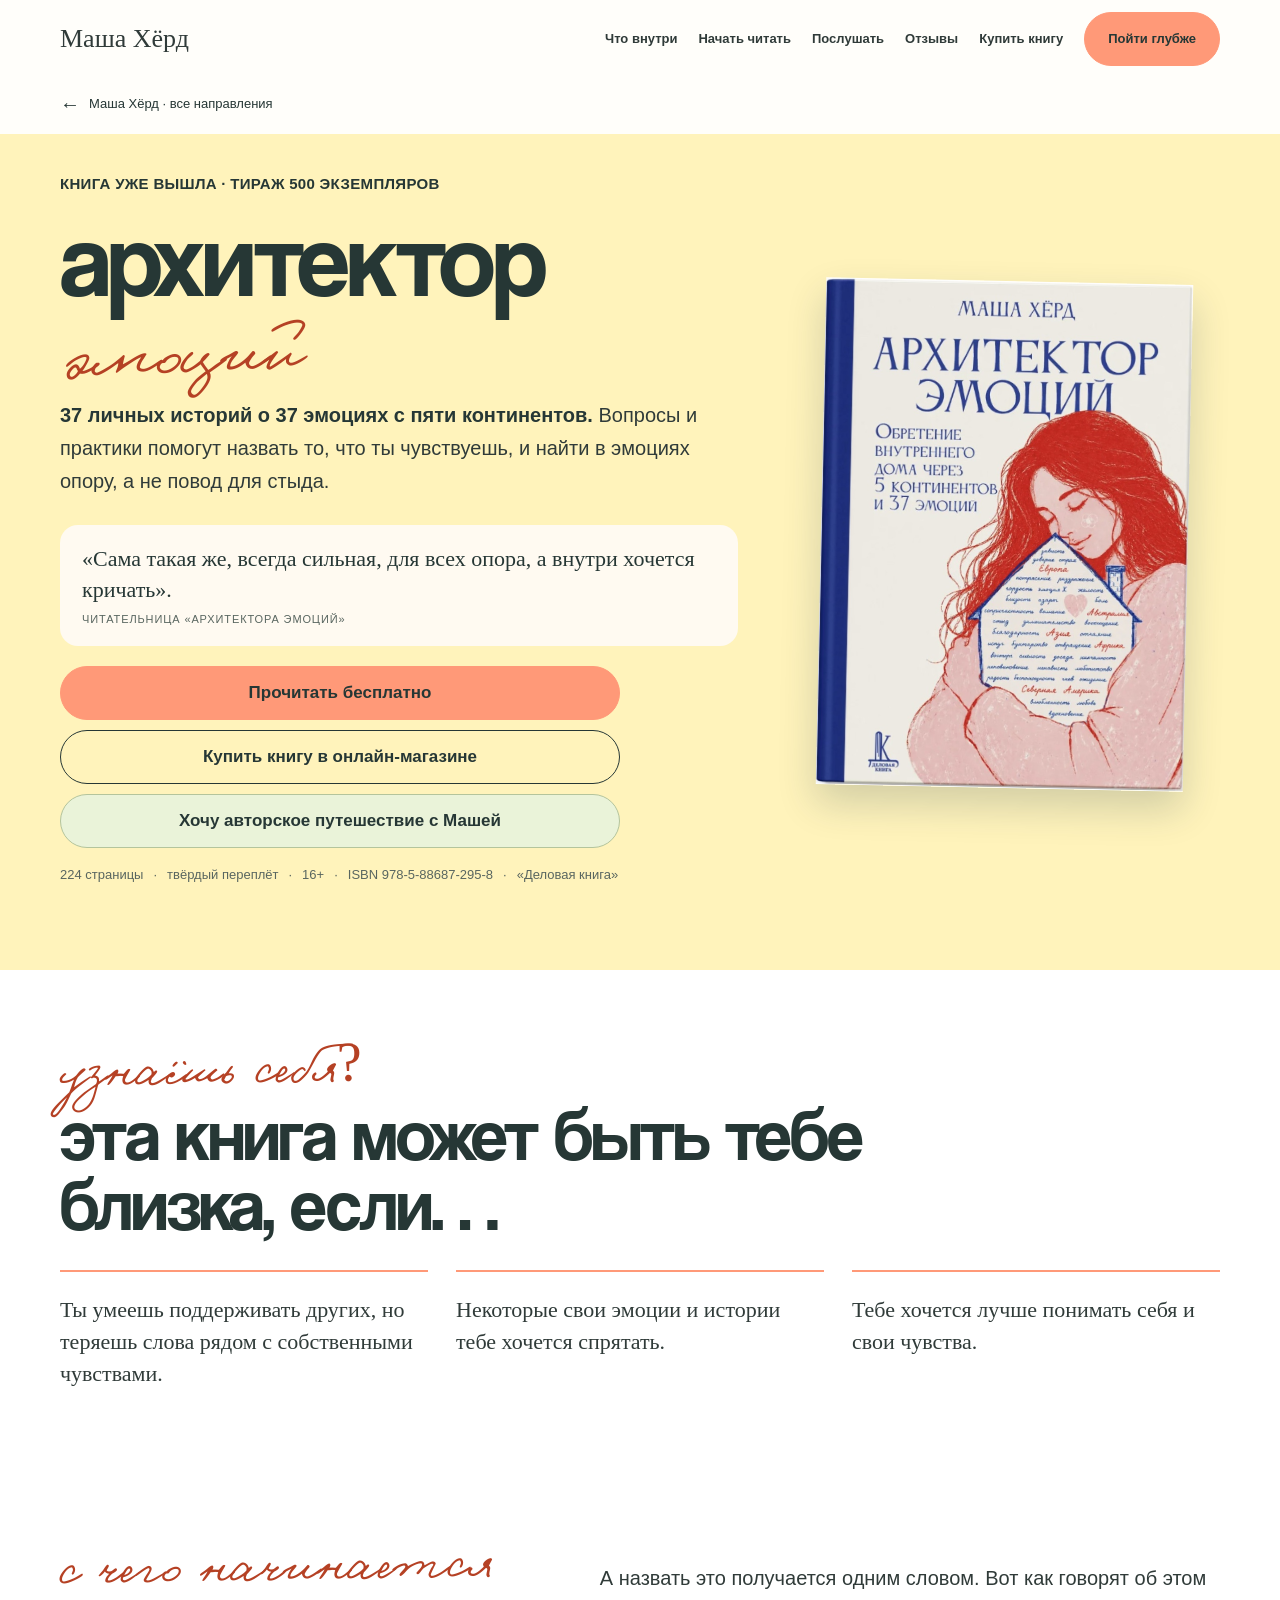
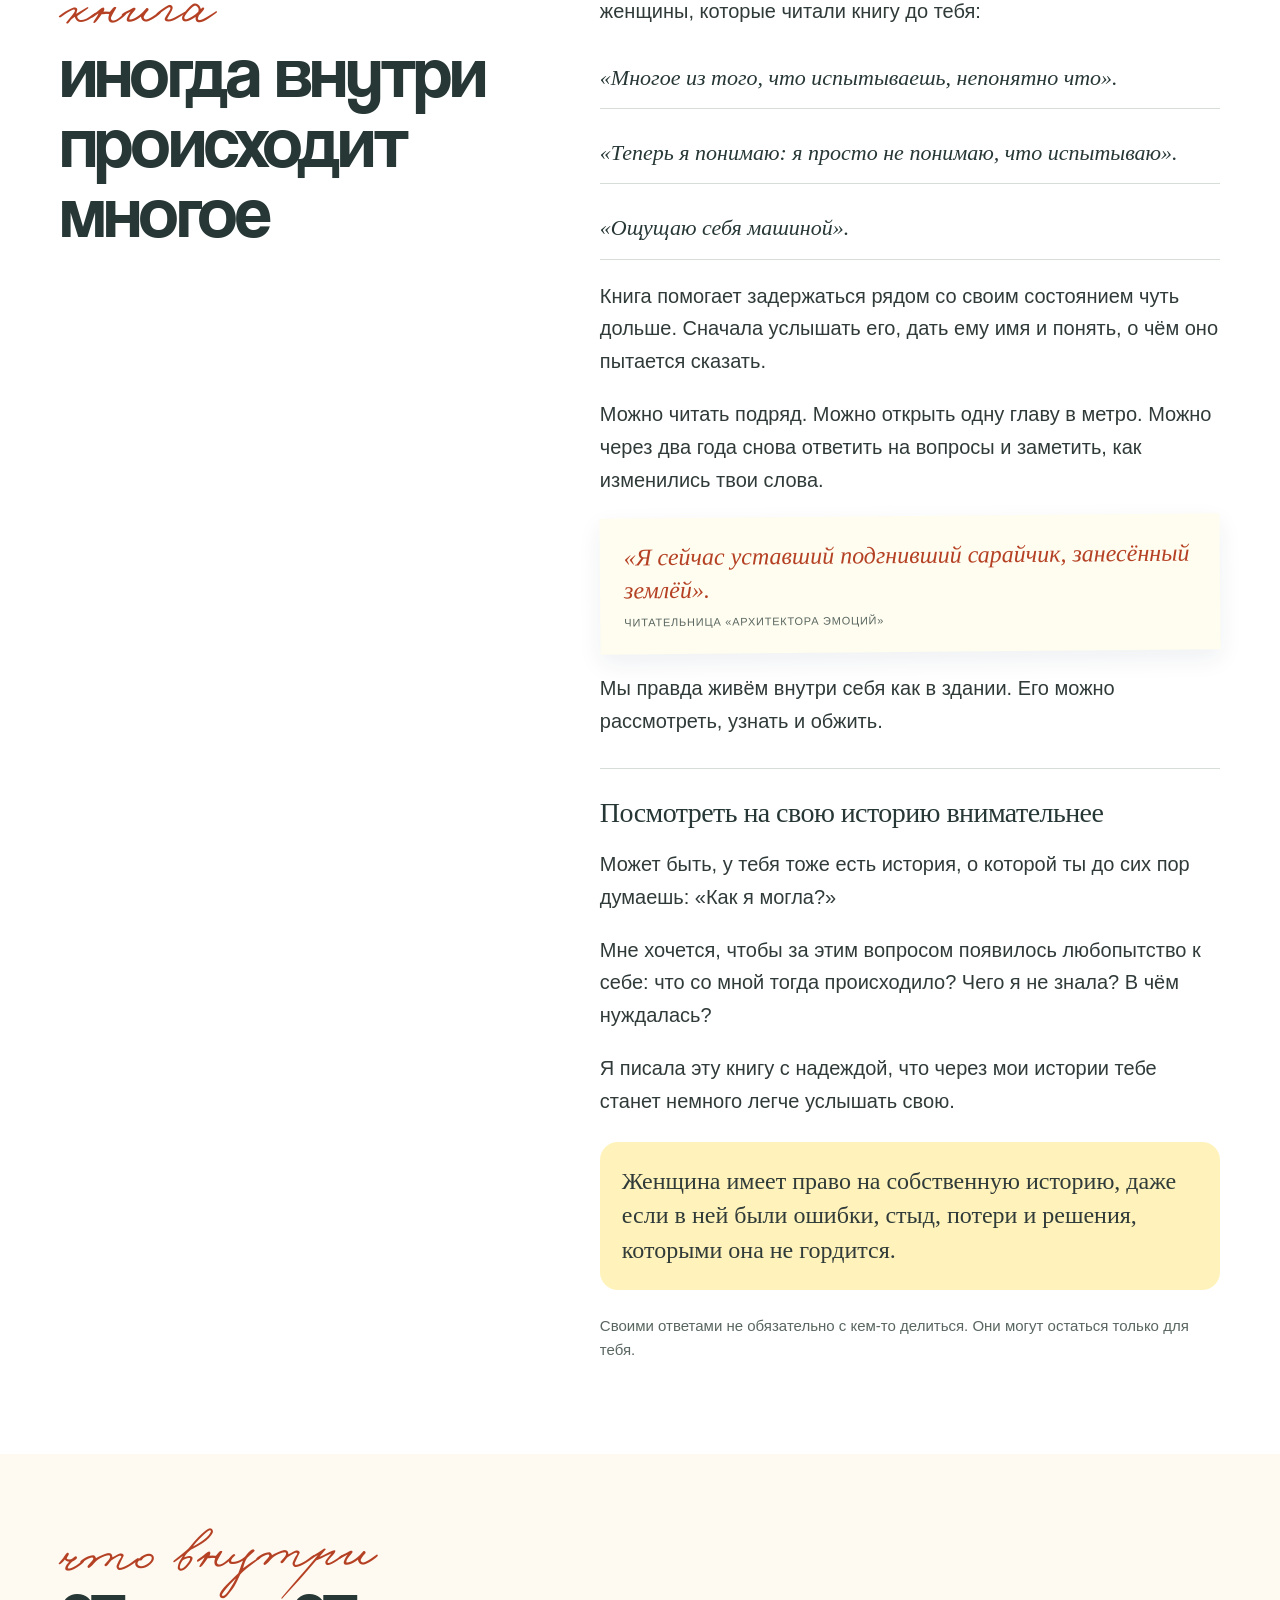
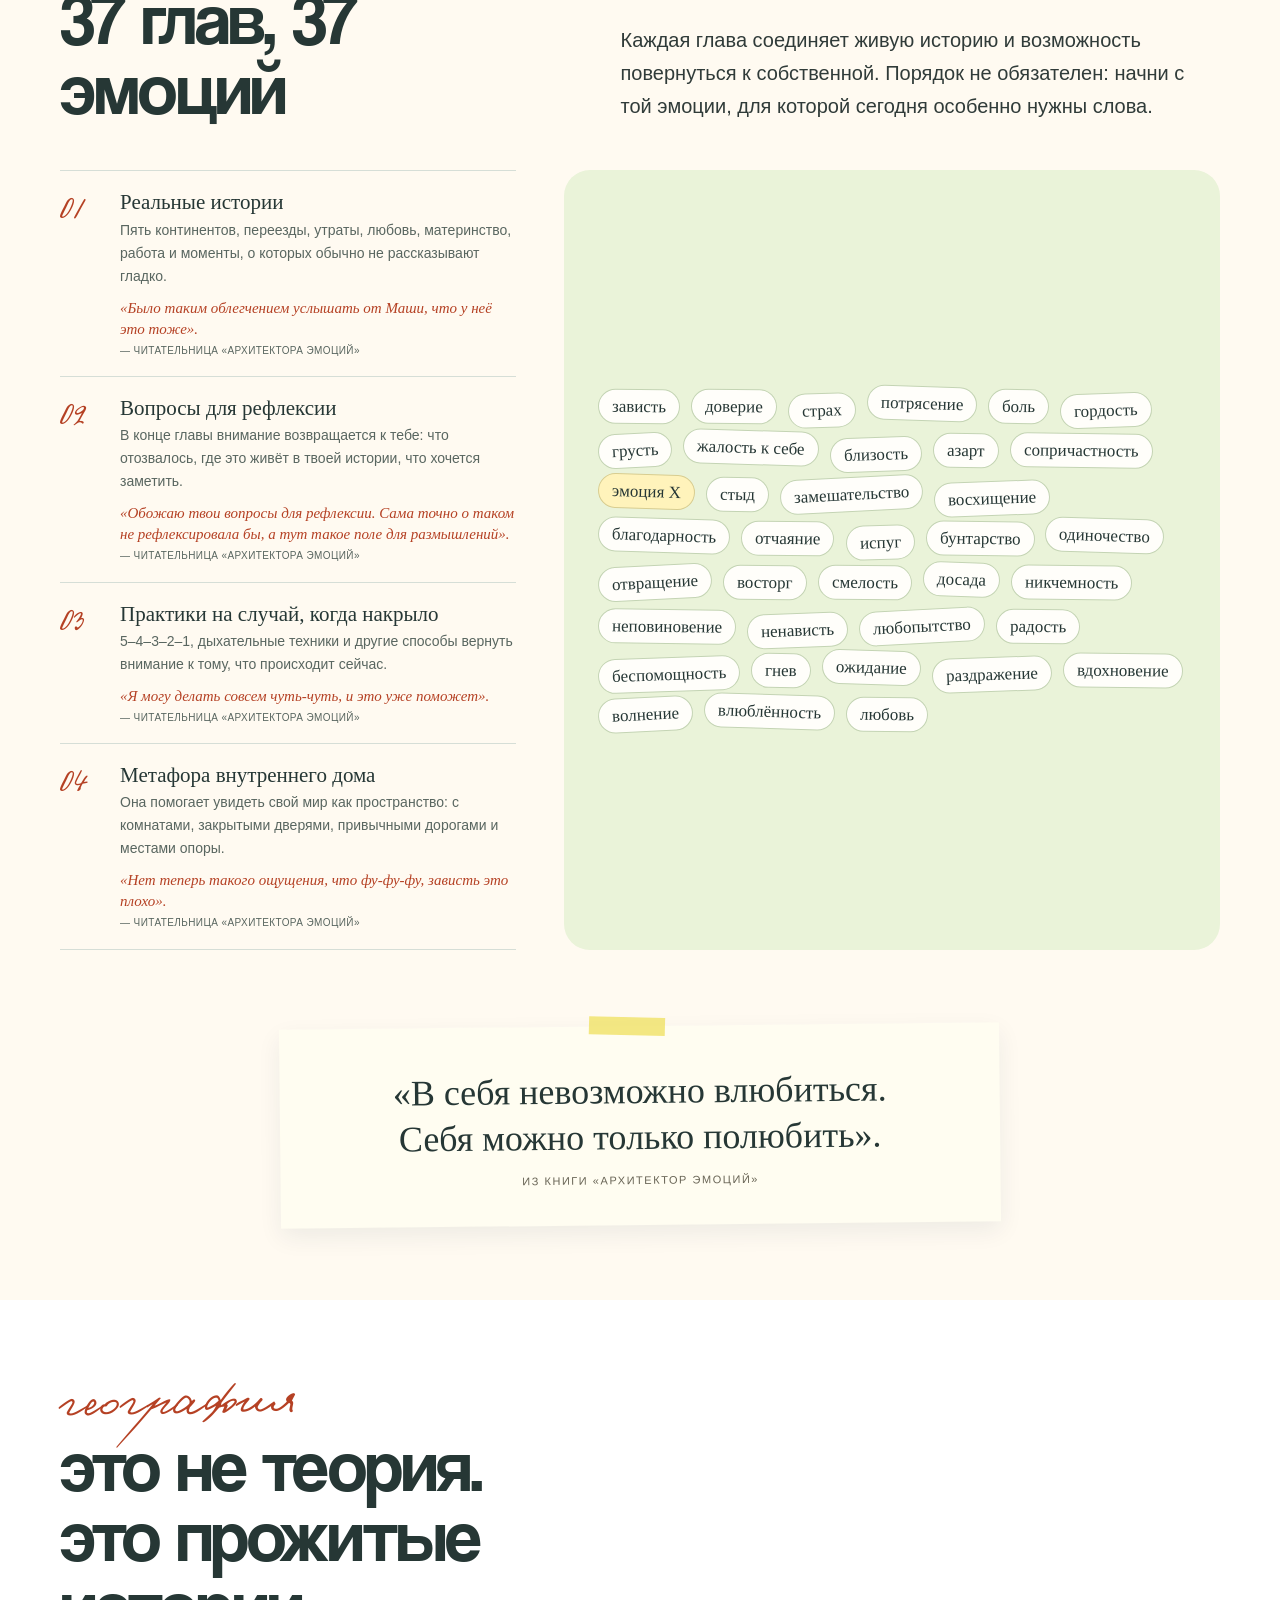
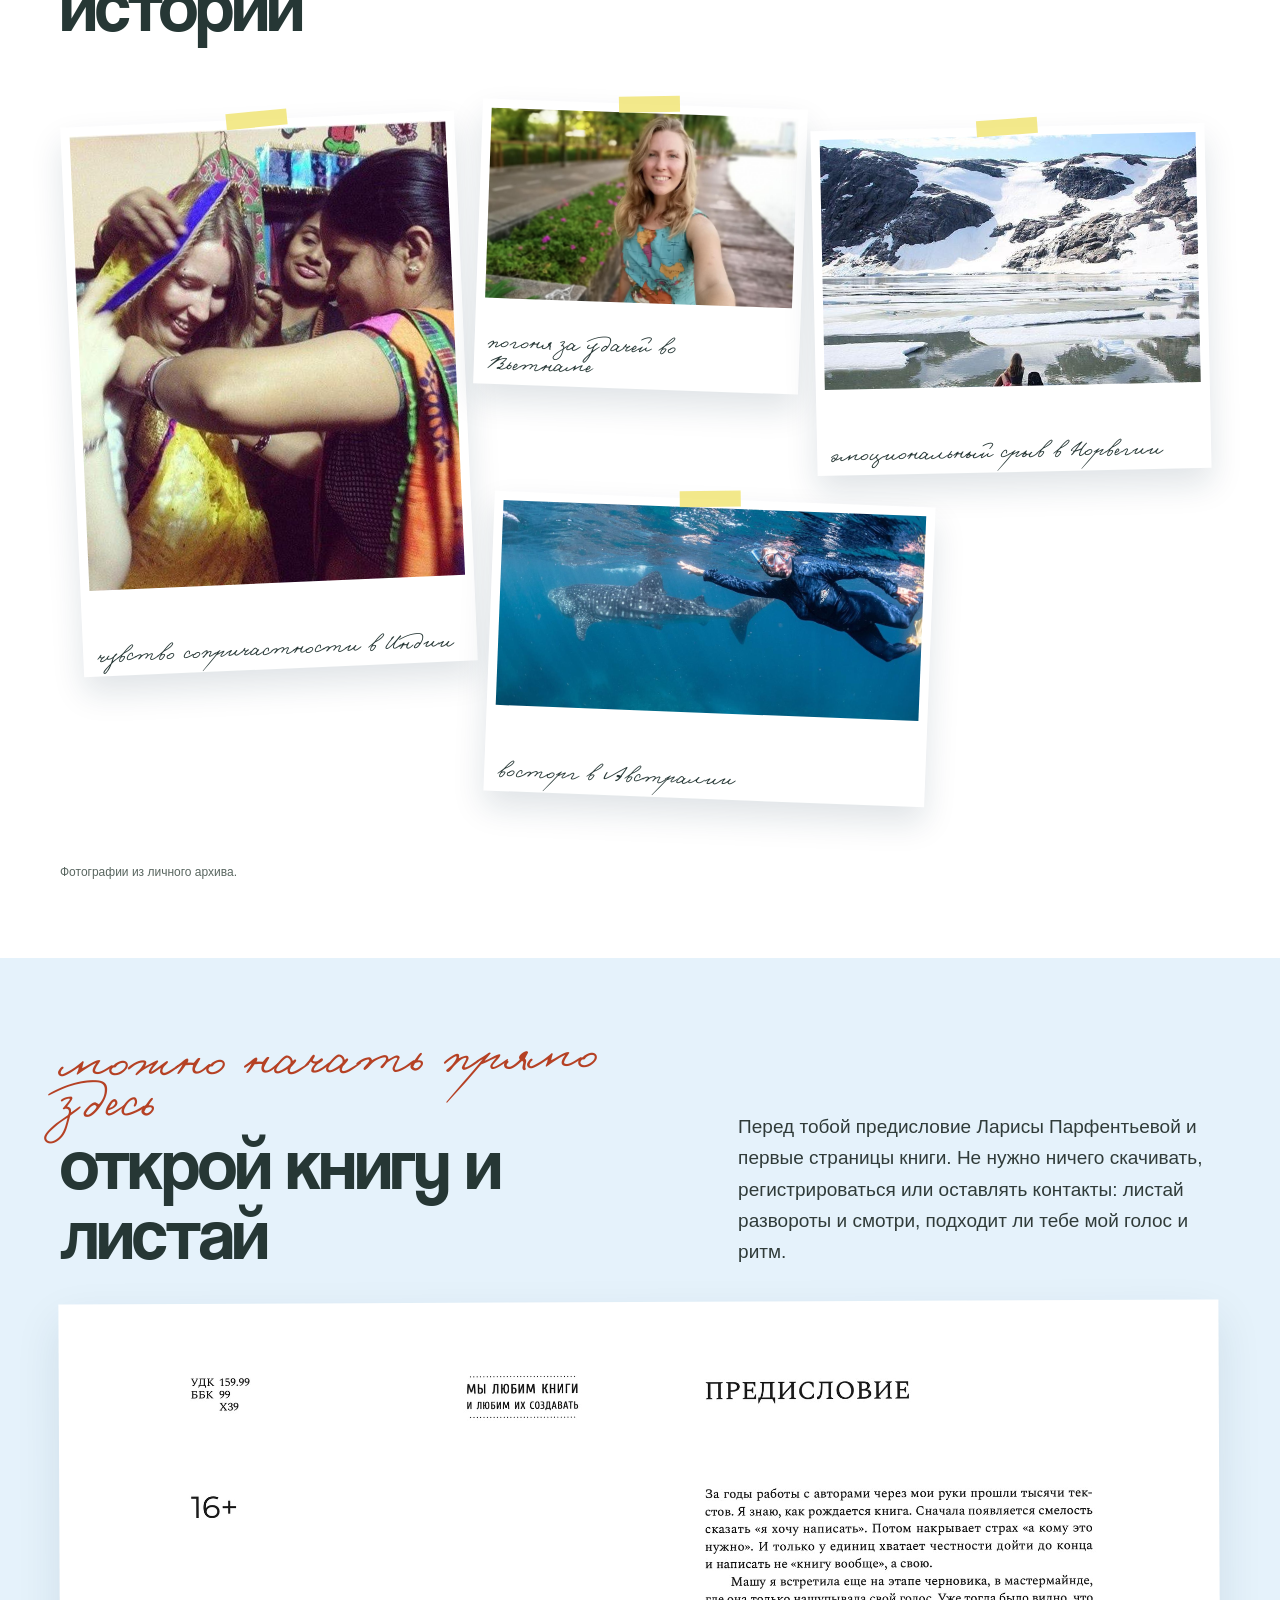
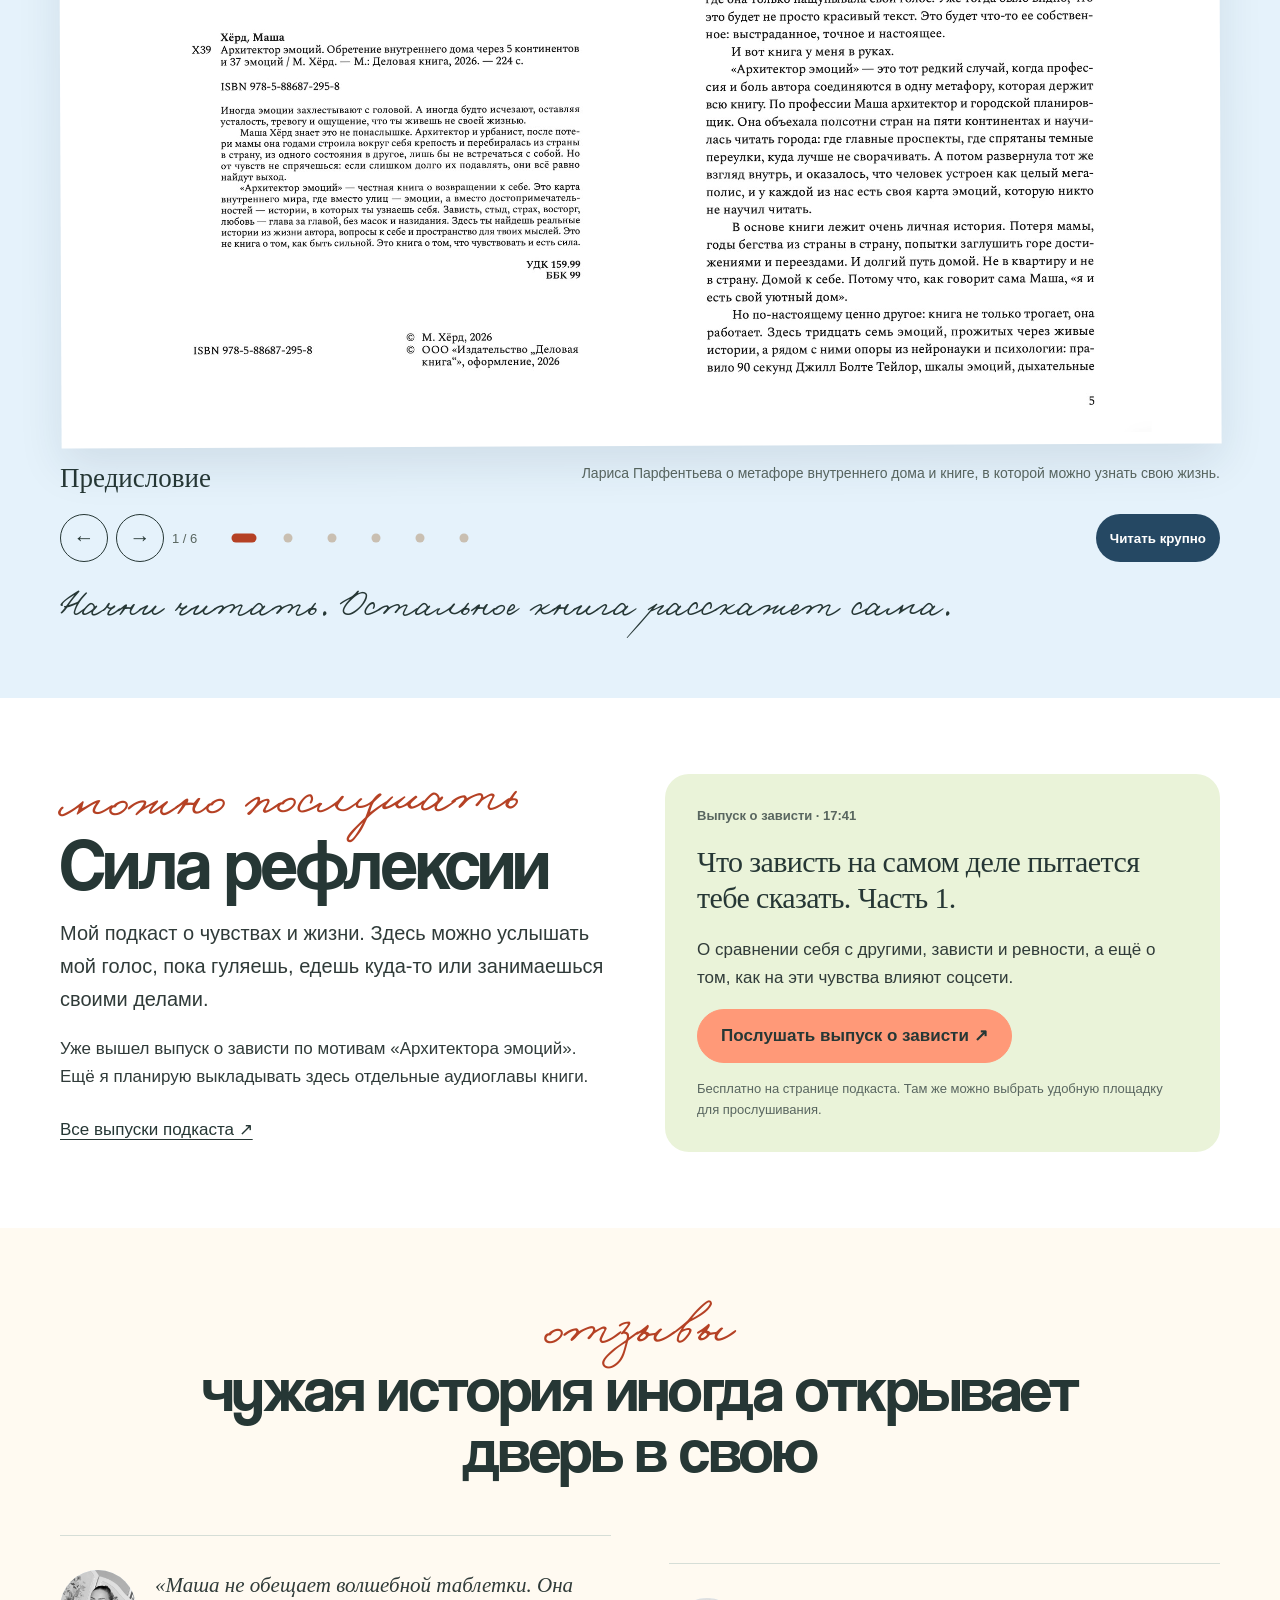
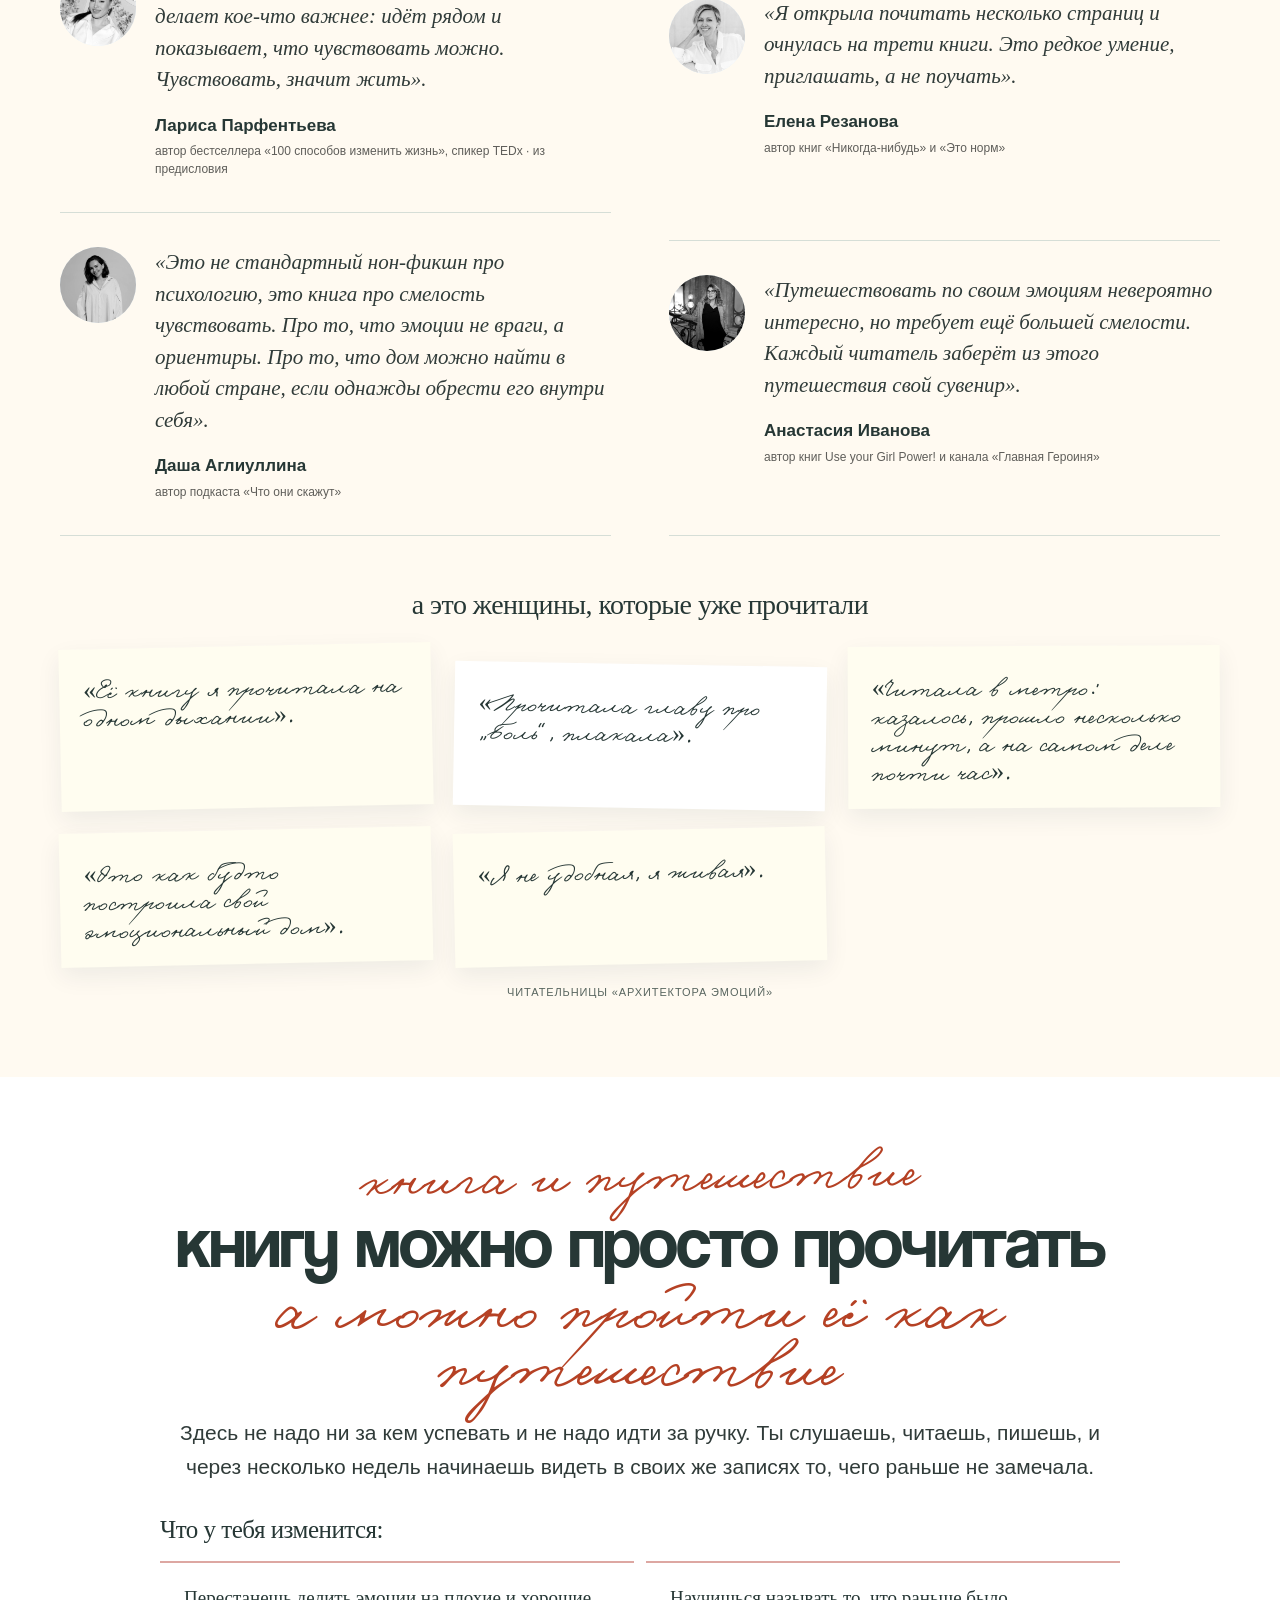
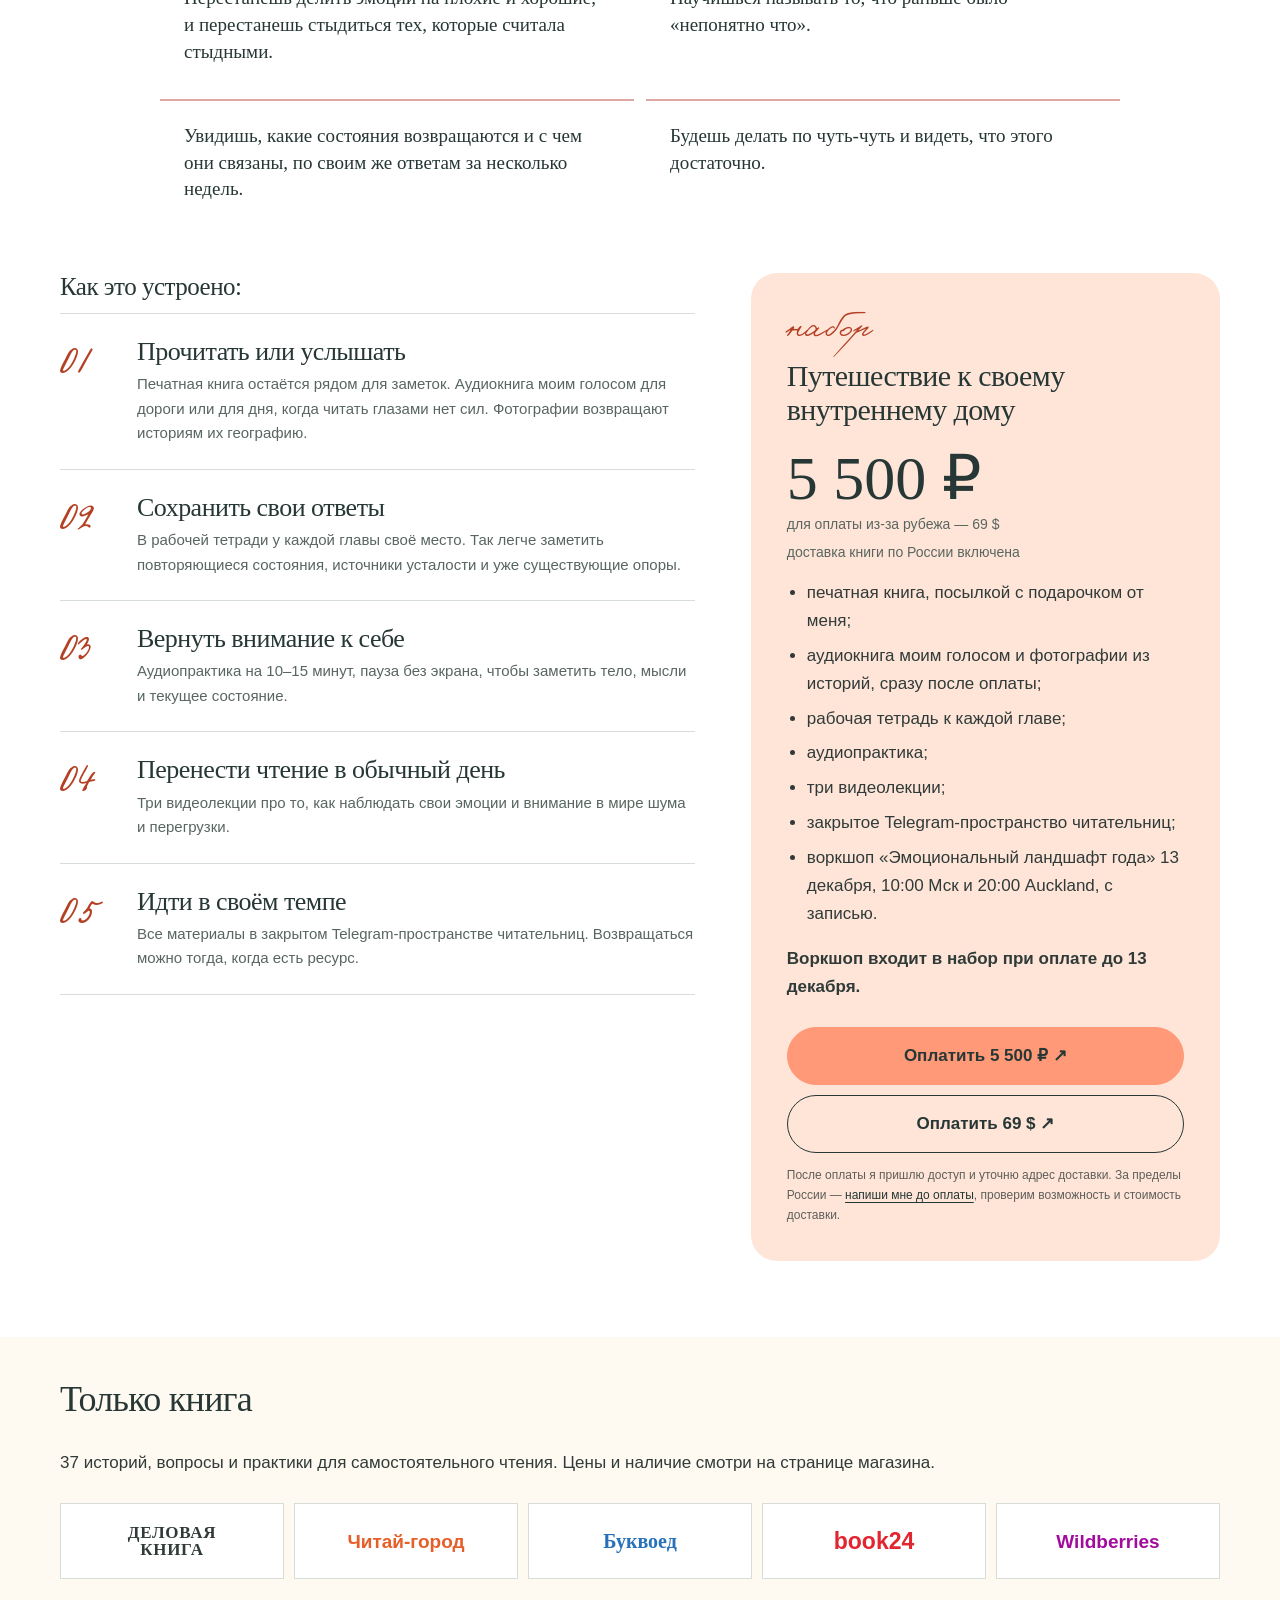
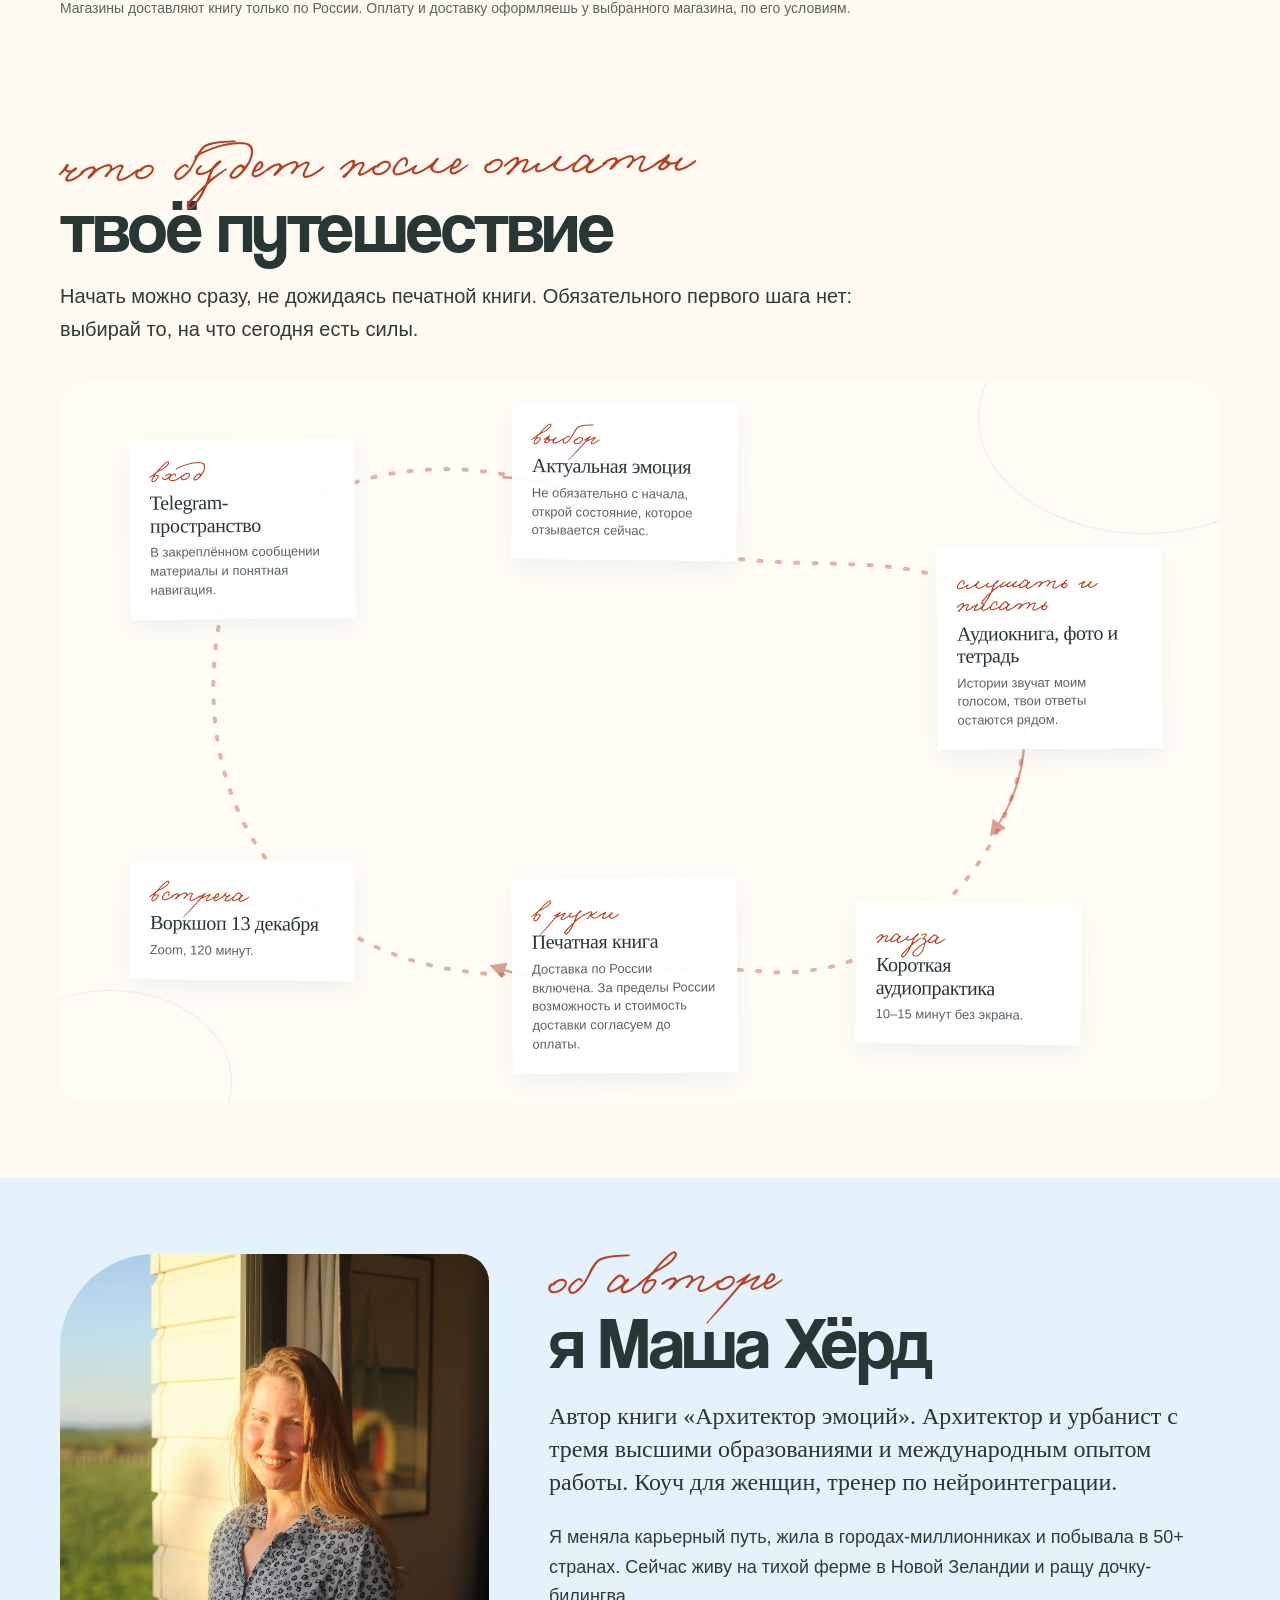
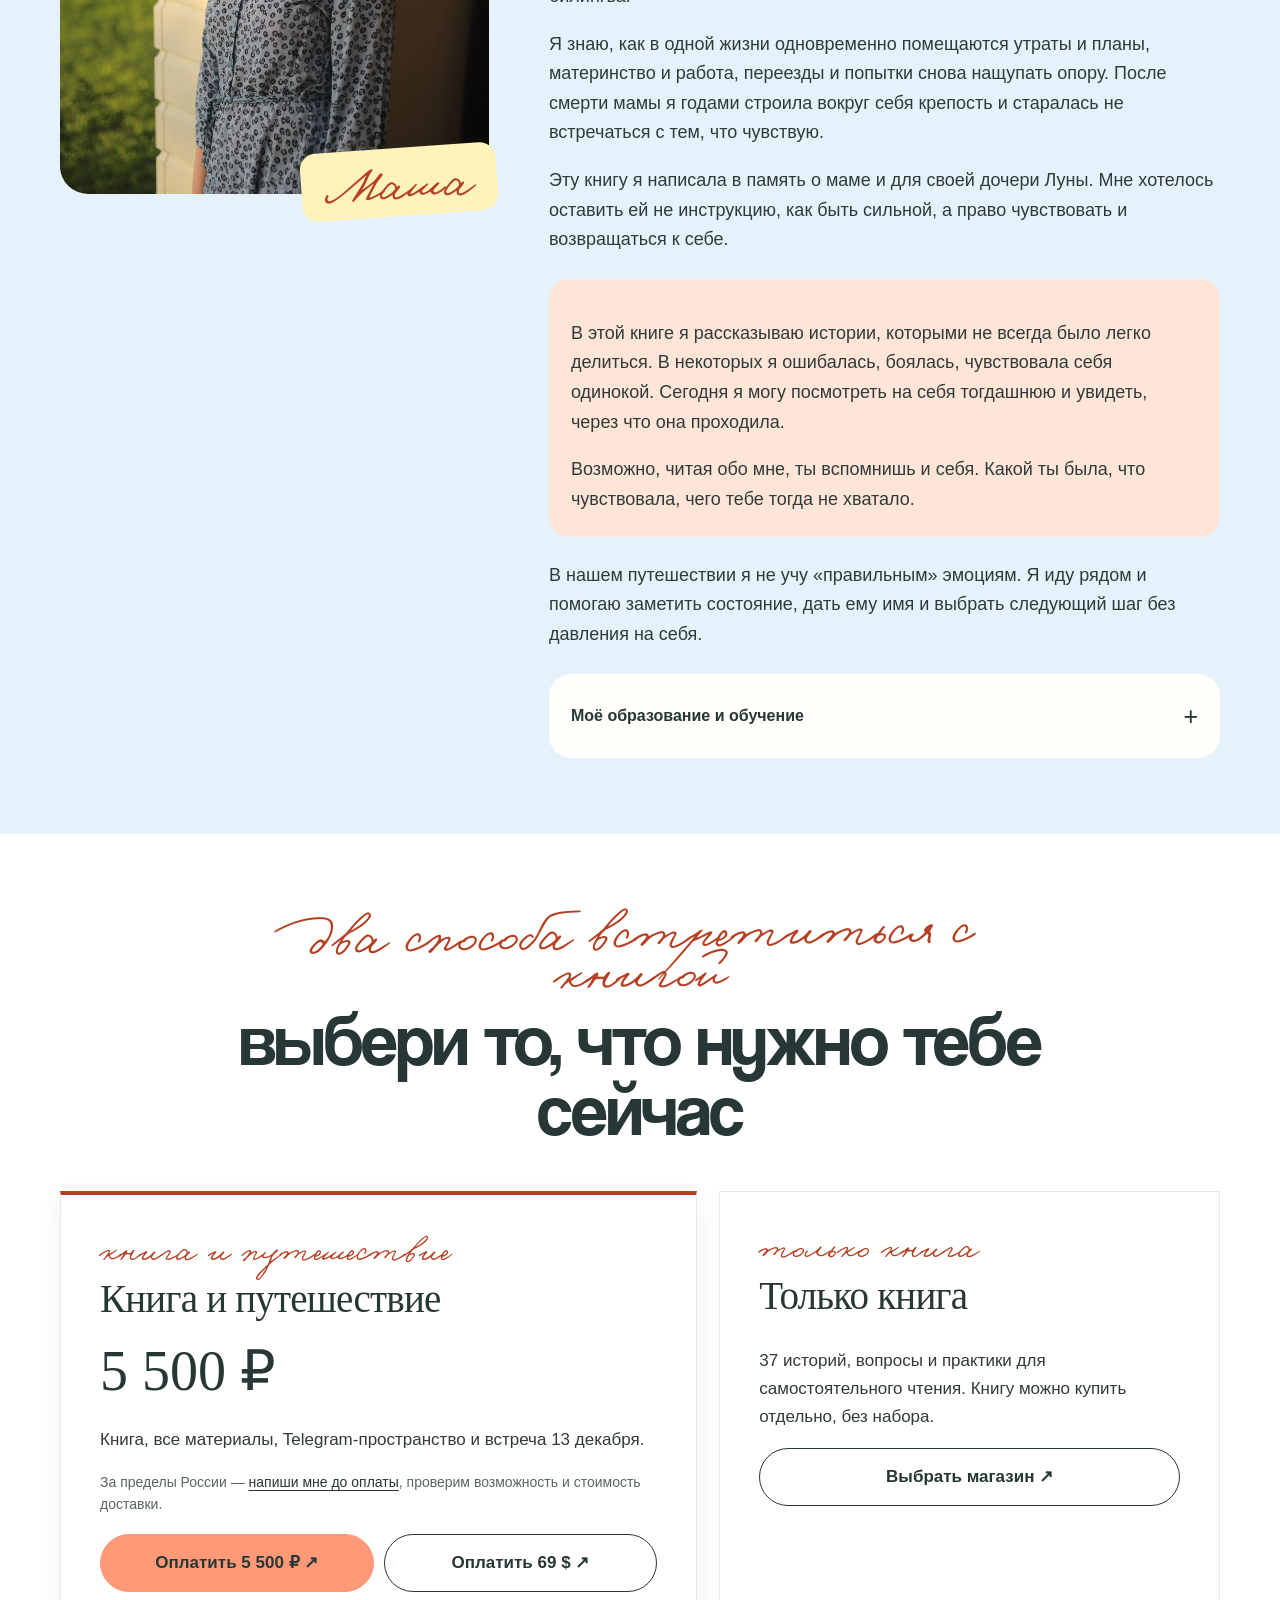
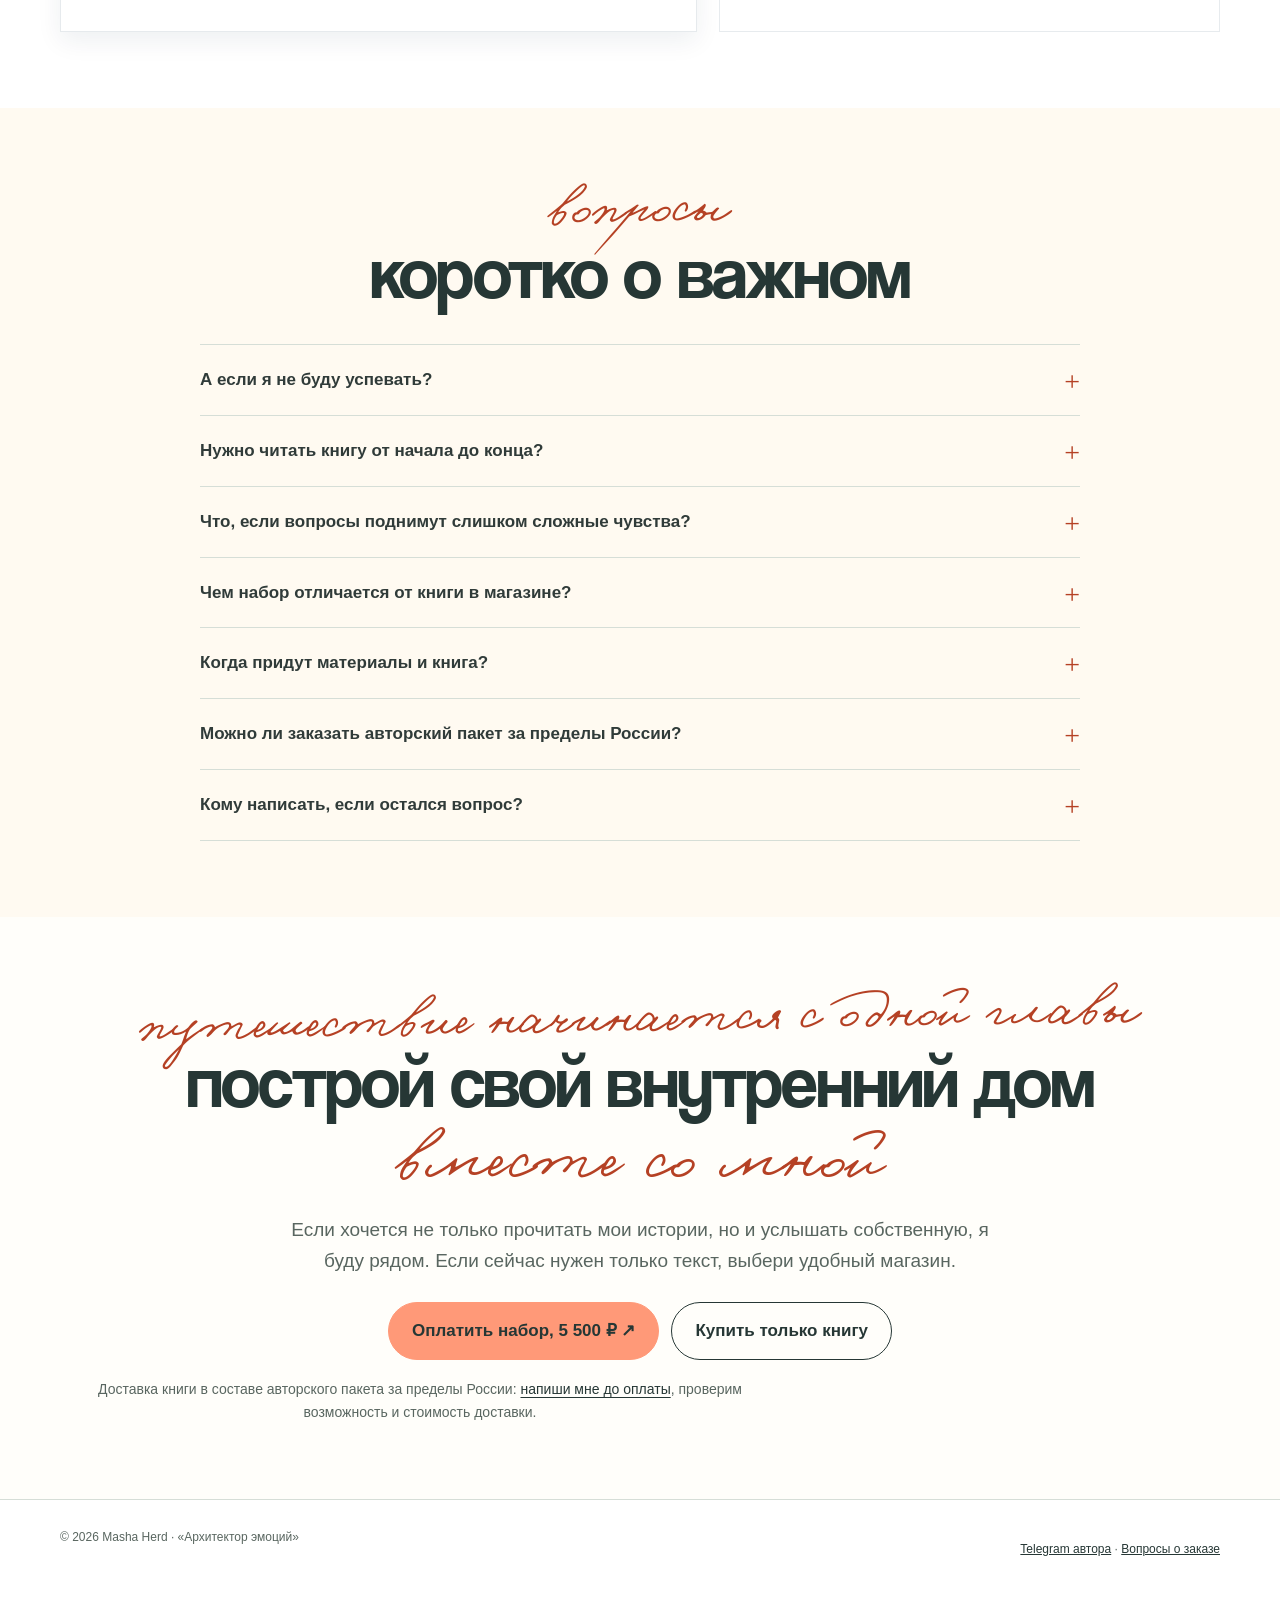
<file: index.html>
<!DOCTYPE html>

<html lang="ru">
<head>
<meta charset="utf-8"/>
<meta content="width=device-width,initial-scale=1" name="viewport"/>
<meta content="«Архитектор эмоций» Маши Хёрд — 37 честных историй, вопросы и практики для возвращения к своему внутреннему дому. Читайте самостоятельно или с бережным сопровождением автора." name="description"/>
<meta content="#f7f3eb" name="theme-color"/>
<title>Архитектор эмоций — книга Маши Хёрд</title>
<style>
@font-face{font-family:Coolvetica;src:url('assets/Coolvetica-Regular.ttf') format('truetype');font-display:swap}
@font-face{font-family:Gogol;src:url('assets/Gogol-Regular.ttf') format('truetype');font-display:swap}
:root{--paper:#f7f3eb;--white:#fff;--cream:#fcfaf5;--mist:#edf3f5;--navy:#153a56;--navy2:#0d2a40;--brick:#b33c31;--brick2:#922f28;--ink:#292a2c;--muted:#66645f;--line:#ded8cd;--yellow:#f0e367;--serif:Georgia,"Times New Roman",serif;--sans:Arial,"Helvetica Neue",sans-serif;--display:Coolvetica,Arial,sans-serif;--script:Gogol,cursive;--shadow:0 18px 45px rgba(18,48,70,.10);--soft:0 9px 24px rgba(18,48,70,.07)}
*{box-sizing:border-box}html{scroll-behavior:smooth}body{margin:0;background:var(--paper);color:var(--ink);font:17px/1.64 var(--sans);overflow-x:hidden}img{display:block;max-width:100%}a{color:inherit}.wrap{width:min(1160px,calc(100% - 42px));margin:auto}.section{padding:96px 0;position:relative}.white{background:var(--white)}.cream{background:var(--cream)}.mist{background:var(--mist)}.eyebrow{display:inline-block;margin-bottom:12px;color:var(--brick);font:56px/.72 var(--script);transform:rotate(-1deg)}h1,h2{margin:0;color:var(--navy);font-family:var(--display);font-weight:400;line-height:.96;letter-spacing:-.025em}h1{font-size:clamp(62px,8.2vw,112px)}h2{font-size:clamp(43px,5.7vw,74px)}h3{margin:0;color:var(--navy);font:400 30px/1.12 var(--serif);letter-spacing:-.02em}.script{font-family:var(--script);font-weight:400;color:var(--brick)}.btn{display:inline-flex;align-items:center;justify-content:center;min-height:54px;padding:14px 23px;border:1px solid transparent;border-radius:999px;text-decoration:none;text-align:center;font-weight:700;cursor:pointer;transition:.2s transform,.2s background}.btn:hover{transform:translateY(-2px)}.btn:focus-visible,.slider-btn:focus-visible,.dot:focus-visible,.reader-open:focus-visible{outline:3px solid var(--yellow);outline-offset:3px}.btn--brick{background:var(--brick);color:#fff}.btn--brick:hover{background:var(--brick2)}.btn--line{border-color:var(--navy);color:var(--navy);background:transparent}.actions{display:flex;flex-wrap:wrap;gap:12px}
.nav{position:absolute;z-index:20;left:0;right:0;top:0;padding:18px 0}.nav__in{display:flex;align-items:center;gap:24px}.brand{display:flex;align-items:center;min-height:44px;font:26px/1 var(--serif);text-decoration:none}.nav__links{display:flex;align-items:center;gap:21px;margin-left:auto;font-size:13px;font-weight:700}.nav__links a{text-decoration:none}.nav__links a:not(.btn):hover{text-decoration:underline}
.hero{position:relative;min-height:880px;padding:126px 0 72px;overflow:hidden}.hero__grid{display:grid;grid-template-columns:1.1fr .7fr;gap:64px;align-items:center}.hero .eyebrow{font:700 12px/1.4 var(--sans);letter-spacing:.09em;text-transform:uppercase;color:var(--muted);transform:none}.hero__voice{max-width:680px;margin:18px 0 20px;padding:16px 19px;border-left:2px solid rgba(179,60,49,.38);background:rgba(255,255,255,.45);color:var(--navy);font:400 22px/1.42 var(--serif)}.hero__voice cite{display:block;margin-top:7px;color:var(--muted);font:11px/1.4 var(--sans);font-style:normal;letter-spacing:.08em;text-transform:uppercase}.hero h1 span{display:block}.hero h1 .script{margin:-.02em 0 .1em .07em;font-size:.7em;transform:rotate(-2deg)}.hero__lead{max-width:700px;margin:22px 0 27px;font-size:21px}.hero__lead strong{color:var(--navy)}.hero__micro{display:flex;flex-wrap:wrap;gap:3px 10px;margin-top:16px;color:var(--muted);font-size:13px}.hero__micro span+span:before{content:"·";margin-right:10px}.book-stage{min-height:635px;display:grid;place-items:center;position:relative}.book-stage img{position:relative;width:min(390px,85%);box-shadow:0 18px 38px rgba(18,48,70,.19);transform:rotate(1.2deg)}
.recognition{display:grid;grid-template-columns:.86fr 1.14fr;gap:72px;align-items:start}.recognition__copy p{font-size:20px}.recognition-voices{display:grid;gap:14px}.recognition-voice{margin:0;padding:15px 0;border-bottom:1px solid var(--line);color:var(--navy);font:italic 22px/1.38 var(--serif)}.recognition-voice--house{padding:23px 24px;border:0;background:#fffdf0;box-shadow:var(--soft);color:var(--brick);font-size:24px;transform:rotate(-.5deg)}.recognition-voice cite,.reader-quote cite,.promise-quote cite{display:block;margin-top:8px;color:var(--muted);font:11px/1.4 var(--sans);font-style:normal;letter-spacing:.07em;text-transform:uppercase}.micro-notes{display:grid;grid-template-columns:1fr 1.13fr .92fr;gap:22px;margin-top:54px;align-items:start}.micro-note{position:relative;padding:27px 24px 24px;background:#fffdf0;box-shadow:0 10px 24px rgba(18,48,70,.09);font:30px/1.08 var(--script);transform:rotate(-2.1deg)}.micro-note:nth-child(2){margin-top:22px;background:#fff;transform:rotate(1.5deg)}.micro-note:nth-child(3){transform:rotate(-.6deg)}.micro-note:before{content:"";position:absolute;top:-8px;left:35%;width:58px;height:15px;background:rgba(240,227,103,.77);transform:rotate(-3deg)}.micro-note small{display:block;margin-top:15px;color:var(--muted);font:11px/1.35 var(--sans);letter-spacing:.08em;text-transform:uppercase}
.inside-head{display:grid;grid-template-columns:.9fr 1.1fr;gap:70px;align-items:end;margin-bottom:48px}.inside-head p{margin:0;font-size:20px}.inside-grid{display:grid;grid-template-columns:.82fr 1.18fr;gap:48px}.inside-facts{display:grid;border-top:1px solid var(--line)}.inside-fact{display:grid;grid-template-columns:44px 1fr;gap:16px;padding:19px 0;border-bottom:1px solid var(--line)}.inside-fact b{color:var(--brick);font:35px/1 var(--script)}.inside-fact strong{display:block;margin-bottom:3px;color:var(--navy);font:21px/1.2 var(--serif)}.inside-fact p{margin:0;color:var(--muted);font-size:14px}.inside-result{display:block;margin-top:10px;quotes:none;color:var(--brick);font:italic 15px/1.4 var(--serif)}.inside-result:after{content:" — читательница «Архитектора эмоций»";display:block;margin-top:4px;color:var(--muted);font:10px/1.35 var(--sans);font-style:normal;letter-spacing:.04em;text-transform:uppercase}.emotion-cloud{align-content:center;display:flex;flex-wrap:wrap;gap:9px 11px;padding:34px;background:#fff;box-shadow:var(--soft)}.emotion{padding:8px 13px;border:1px solid var(--line);border-radius:999px;background:var(--cream);color:var(--navy);font:17px/1 var(--serif);transform:rotate(.7deg)}.emotion:nth-child(3n){transform:translateY(4px) rotate(-2deg)}.emotion:nth-child(4n){transform:translateY(-3px) rotate(1.8deg)}.emotion:nth-child(7n){transform:rotate(-3deg)}.emotion--x{background:var(--navy);border-color:var(--navy);color:#fff}.book-quote{position:relative;grid-column:1/-1;width:min(720px,92%);margin:28px auto 0;padding:42px 58px 36px;background:#fffdf1;color:var(--navy);font:36px/1.28 var(--serif);text-align:center;box-shadow:var(--soft);transform:rotate(-.6deg)}.book-quote span{white-space:nowrap}.book-quote:before{content:"";position:absolute;top:-9px;left:43%;width:76px;height:18px;background:rgba(240,227,103,.8);transform:rotate(2deg)}.book-quote cite{display:block;margin-top:13px;color:#686455;font:11px/1.4 var(--sans);font-style:normal;letter-spacing:.14em;text-transform:uppercase}
.archive-head{display:grid;grid-template-columns:1fr .8fr;gap:70px;align-items:end;margin-bottom:50px}.archive-head p{margin:0;font-size:19px}.photo-essay{position:relative;min-height:760px}.photo-story{position:absolute;margin:0;padding:9px 9px 36px;background:#fff;box-shadow:0 16px 32px rgba(18,48,70,.13)}.photo-story img{width:100%;height:calc(100% - 50px);object-fit:cover}.photo-story span{position:absolute;left:14px;right:12px;bottom:10px;color:var(--navy);font:23px/.95 var(--script)}.photo-story:nth-child(1){left:1%;top:4%;width:34%;height:550px;transform:rotate(-2.5deg)}.photo-story:nth-child(2){left:36%;top:2%;width:28%;height:285px;transform:rotate(2deg)}.photo-story:nth-child(3){right:1%;top:5%;width:34%;height:345px;transform:rotate(-1.2deg)}.photo-story:nth-child(4){left:37%;top:54%;width:38%;height:300px;transform:rotate(2.2deg)}.photo-story:before{content:"";position:absolute;z-index:2;top:-8px;left:42%;width:61px;height:16px;background:rgba(240,227,103,.76);transform:rotate(-3deg)}.archive-note{margin:14px 0 0;color:var(--muted);font-size:12px}
.reader-head{display:grid;grid-template-columns:1.06fr .84fr;gap:70px;align-items:end;margin-bottom:35px}.reader-head p{margin:0;font-size:19px}.book-reader{position:relative}.slide{display:none}.slide.is-active{display:block}.slide__paper{position:relative;padding:12px;background:#fff;box-shadow:var(--shadow);transform:rotate(-.25deg)}.slide img{width:100%;max-height:720px;object-fit:contain}.reader-open{position:absolute;right:22px;bottom:22px;z-index:2;min-height:44px;padding:9px 14px;border:0;border-radius:999px;background:rgba(21,58,86,.92);color:#fff;font-weight:700;cursor:pointer}.slide__caption{display:flex;justify-content:space-between;gap:30px;margin-top:16px}.slide__caption strong{font:27px/1.2 var(--serif);color:var(--navy)}.slide__caption span{max-width:650px;color:var(--muted);font-size:14px}.slider-controls{display:flex;flex-wrap:wrap;align-items:center;gap:8px;margin-top:20px}.slider-btn{flex:0 0 48px;width:48px;height:48px;border:1px solid var(--navy);border-radius:50%;background:transparent;color:var(--navy);font-size:21px;cursor:pointer}.slider-btn:hover{background:var(--navy);color:#fff}.dots{display:flex;flex-wrap:wrap}.dot{width:44px;height:44px;border:0;background:transparent;cursor:pointer;position:relative}.dot:before{content:"";position:absolute;left:50%;top:50%;width:9px;height:9px;border-radius:50%;background:#c9bfb1;transform:translate(-50%,-50%)}.dot.is-active:before{width:25px;border-radius:999px;background:var(--brick)}.reader-count{min-width:42px;color:var(--muted);font-size:13px}.slider-controls .reader-open{position:static;margin-left:auto;min-height:48px}.reader-note{margin:24px 0 0;color:var(--navy);font:38px/.95 var(--script)}.lightbox{position:fixed;z-index:100;inset:0;display:none;background:rgba(10,24,34,.94);padding:25px}.lightbox.is-open{display:grid;grid-template-rows:auto 1fr}.lightbox__top{display:flex;justify-content:flex-end}.lightbox__close{min-width:48px;min-height:48px;border:1px solid #fff;border-radius:50%;background:transparent;color:#fff;font-size:26px;cursor:pointer}.lightbox__scroll{overflow:auto;display:grid;place-items:start center}.lightbox img{max-width:none;width:min(1500px,180vw);height:auto;background:#fff}
.endorse-head{max-width:960px;margin:0 auto 55px;text-align:center}.endorse-head h2{font-size:clamp(43px,5vw,66px)}.promise{display:grid;grid-template-columns:.9fr 1.1fr;gap:70px;align-items:center}.promise-quote{margin:0;padding:44px 48px;background:#fffdf0;box-shadow:var(--soft);color:var(--brick);font:italic 30px/1.45 var(--serif);transform:rotate(-.4deg)}.endorsement-spread{display:grid;grid-template-columns:1fr 1fr;gap:0 58px}.endorsement{display:grid;grid-template-columns:76px 1fr;gap:19px;padding:34px 0;border-top:1px solid var(--line)}.endorsement:nth-child(3),.endorsement:nth-child(4){border-bottom:1px solid var(--line)}.endorsement:nth-child(even){margin-top:28px}.endorsement__portrait{width:76px;height:76px;border-radius:50%;overflow:hidden;background:var(--mist)}.endorsement__portrait img{width:100%;height:100%;object-fit:cover;filter:grayscale(1)}.endorsement blockquote{margin:0}.endorsement q{font:italic 21px/1.5 var(--serif);quotes:none}.endorsement cite{display:block;margin-top:16px;color:var(--navy);font-style:normal;font-weight:700}.endorsement cite span{display:block;margin-top:4px;color:#5f5e5a;font-size:12px;line-height:1.45;font-weight:400}.reader-quotes__title{margin-top:52px;font:400 28px/1.2 var(--serif);text-align:center}.reader-quotes{display:grid;grid-template-columns:1fr 1fr 1fr;gap:22px;margin-top:24px}.reader-quote{position:relative;margin:0;padding:27px 24px 23px;background:#fffdf0;box-shadow:var(--soft);color:var(--navy);font:26px/1.08 var(--script);transform:rotate(-1.2deg)}.reader-quote:nth-child(2){margin-top:18px;background:#fff;transform:rotate(1deg)}.reader-quote:nth-child(3){transform:rotate(-.3deg)}.reader-quotes__credit{margin:18px 0 0;color:var(--muted);font-size:11px;letter-spacing:.08em;text-align:center;text-transform:uppercase}
.companion-intro{text-align:center;max-width:960px;margin:0 auto 42px}.companion-intro .script{display:block;margin:4px 0 19px;font-size:68px;line-height:.85}.companion-intro p{font-size:21px}.companion-results{display:grid;grid-template-columns:1fr 1fr;gap:12px;margin:32px 0 48px;text-align:left}.companion-results h3{grid-column:1/-1;margin:0 0 5px;font-size:25px}.companion-result{padding:22px 24px;background:#fff;border-top:2px solid rgba(179,60,49,.45);color:var(--navy);font:19px/1.4 var(--serif)}.companion-result q{quotes:none}.companion-result cite{display:block;margin-top:8px;color:var(--muted);font:10px/1.4 var(--sans);font-style:normal;letter-spacing:.05em;text-transform:uppercase}.companion-logic{max-width:900px;margin:0 auto 50px;padding:27px 30px;background:#fffdf1;box-shadow:var(--soft);color:var(--navy);font:25px/1.45 var(--serif);text-align:center;transform:rotate(-.35deg)}.companion-grid{display:grid;grid-template-columns:1.15fr .85fr;gap:56px;align-items:start}.companion-how{margin-bottom:12px;font-size:25px}.companion-step{display:grid;grid-template-columns:58px 1fr;gap:19px;padding:23px 0;border-top:1px solid var(--line)}.companion-step:last-child{border-bottom:1px solid var(--line)}.companion-step__n{color:var(--brick);font:44px/1 var(--script)}.companion-step h3{margin-bottom:6px;font-size:26px}.companion-step p{margin:0;color:var(--muted);font-size:15px}.offer{position:sticky;top:24px;padding:36px;background:#fff;box-shadow:var(--soft)}.offer__tag{display:block;color:var(--brick);font:36px/.9 var(--script)}.offer__price{margin:22px 0 7px;color:var(--brick);font:62px/.95 var(--serif)}.offer__price small{display:block;margin-top:7px;color:var(--muted);font:14px/1.45 var(--sans)}.offer ul{padding-left:20px}.offer li{margin:7px 0}.offer .btn{width:100%;margin-top:10px}.offer__note{margin:13px 0 0;color:#5f5e5a;font-size:12px}
.journey-head{max-width:840px;margin-bottom:36px}.journey-head p{font-size:20px}.journey-map{position:relative;height:720px;margin-top:10px;background:#fffdf6;box-shadow:inset 0 0 0 1px rgba(21,58,86,.06);overflow:hidden}.journey-map:before,.journey-map:after{content:"";position:absolute;border:1px solid rgba(21,58,86,.08);border-radius:50%}.journey-map:before{width:330px;height:230px;right:-90px;top:-80px}.journey-map:after{width:240px;height:180px;left:-70px;bottom:-70px}.route-svg{position:absolute;inset:4% 3%;width:94%;height:92%}.route-line{fill:none;stroke:var(--brick);stroke-width:4;stroke-linecap:round;stroke-dasharray:3 15;opacity:.38}.route-arrow{fill:none;stroke:var(--brick);stroke-width:2.3;opacity:.48;marker-end:url(#arrow)}.map-stop{position:absolute;z-index:2;width:225px;padding:22px 20px 19px;background:rgba(255,255,255,.96);box-shadow:0 9px 24px rgba(18,48,70,.06);transform:rotate(-.45deg)}.map-stop:nth-of-type(even){transform:rotate(.55deg)}.map-stop h3{font-size:20px}.map-stop p{margin:7px 0 0;color:var(--muted);font-size:13px;line-height:1.45}.map-stop small{display:block;margin:0 0 8px;color:var(--brick);font:28px/.8 var(--script)}.map-stop--1{left:6%;top:8%}.map-stop--2{left:39%;top:3%}.map-stop--3{right:5%;top:23%}.map-stop--4{right:12%;bottom:8%}.map-stop--5{left:39%;bottom:4%}.map-stop--6{left:6%;bottom:17%}
.author{display:grid;grid-template-columns:.78fr 1.22fr;gap:72px;align-items:center}.author__photo{position:relative;padding:12px 12px 36px;background:#fff;box-shadow:var(--shadow);transform:rotate(1deg)}.author__photo:before{content:"";position:absolute;z-index:2;top:-10px;left:37%;width:92px;height:23px;background:rgba(240,227,103,.82);transform:rotate(-4deg)}.author__photo img{width:100%;height:590px;object-fit:cover;object-position:52% 30%;filter:saturate(.76) contrast(.98)}.author__photo:after{content:"Маша";position:absolute;right:22px;bottom:8px;color:var(--brick);font:68px/1 var(--script);transform:rotate(-4deg)}.author__lead{color:var(--navy);font:30px/1.38 var(--serif)}.author__copy>p{font-size:18px}.author__quote{margin:25px 0;padding-left:20px;border-left:3px solid var(--brick);color:var(--brick);font:27px/1.35 var(--serif)}.credentials{display:flex;flex-wrap:wrap;gap:8px;margin-top:24px}.credential{padding:8px 12px;border:1px solid rgba(21,58,86,.14);border-radius:999px;background:#fff;font-size:12px}
.choice-head{text-align:center;max-width:840px;margin:0 auto 48px}.choice-head p{font-size:20px}.choice{display:grid;grid-template-columns:1.12fr .88fr;gap:22px}.choice-card{display:flex;flex-direction:column;padding:39px;background:#fff;border:1px solid rgba(21,58,86,.10)}.choice-card--main{border-top:4px solid var(--brick);box-shadow:var(--soft)}.choice-card__label{color:var(--brick);font:35px/.9 var(--script)}.choice-card h3{margin:12px 0;font-size:39px}.choice-card__price{margin:10px 0;color:var(--navy);font:56px/1 var(--serif)}.choice-card ul{padding-left:20px;margin:14px 0 24px}.choice-card li{margin:7px 0}.payment-actions{display:grid;grid-template-columns:1fr 1fr;gap:10px;margin-top:auto}.payment-actions .btn{padding-inline:16px}.payment-caveat{margin:12px 0 0;color:var(--muted);font-size:12px}.store-logos{display:grid;grid-template-columns:1fr 1fr;gap:10px;margin-top:auto}.store-logo{display:grid;place-items:center;min-height:66px;padding:10px;border:1px solid var(--line);background:var(--cream);text-decoration:none;text-align:center;transition:.2s transform,.2s border-color}.store-logo:hover{transform:translateY(-2px);border-color:var(--brick)}.store-logo--delovo{font:700 17px/1.05 var(--serif);letter-spacing:.04em}.store-logo--chitai{color:#e65f28;font:900 19px/1 var(--sans)}.store-logo--bookvoed{color:#2671b9;font:700 20px/1 var(--serif)}.store-logo--book24{color:#e1262f;font:900 23px/1 var(--sans)}.store-logo--wb{color:#a20c9d;font:800 19px/1 var(--sans)}.store-note{margin:14px 0 0;color:var(--muted);font-size:12px}
.faq{max-width:880px;margin:auto}.faq h2{text-align:center;margin-bottom:38px}.faq details{padding:21px 0;border-top:1px solid var(--line)}.faq details:last-child{border-bottom:1px solid var(--line)}.faq summary{position:relative;padding-right:40px;cursor:pointer;list-style:none;font-weight:700}.faq summary:after{content:"+";position:absolute;right:0;color:var(--brick);font:28px var(--serif)}.faq details[open] summary:after{content:"−"}.faq p{color:var(--muted)}.final{text-align:center}.final h2{max-width:980px;margin:auto}.final .script{display:block;margin:8px 0 26px;font-size:clamp(44px,5.5vw,72px);line-height:.92}.final p{max-width:720px;margin:0 auto 26px;color:var(--muted);font-size:19px}.final .actions{justify-content:center}.footer{padding:28px 0;background:#fff;border-top:1px solid var(--line);color:var(--muted);font-size:12px}.footer__in{display:flex;justify-content:space-between;gap:24px}.footer a,.faq a{display:inline-flex;align-items:center;min-height:44px;color:var(--navy)}
@media(max-width:950px){.hero__grid,.recognition,.inside-head,.inside-grid,.archive-head,.reader-head,.companion-grid,.promise,.author{grid-template-columns:1fr}.book-stage{min-height:540px}.micro-notes{grid-template-columns:1fr}.micro-note:nth-child(2){margin-top:0}.photo-essay{min-height:940px}.photo-story:nth-child(1){width:49%;height:500px}.photo-story:nth-child(2){left:52%;width:45%;height:340px}.photo-story:nth-child(3){right:0;top:39%;width:48%;height:400px}.photo-story:nth-child(4){left:5%;top:59%;width:49%;height:330px}.endorsement-spread{grid-template-columns:1fr}.promise{gap:30px}.endorsement:nth-child(even){margin-top:0}.endorsement:nth-child(3){border-bottom:0}.offer{position:static}.journey-map{height:860px}.map-stop--1{left:5%;top:5%}.map-stop--2{left:auto;right:5%;top:7%}.map-stop--3{right:4%;top:35%}.map-stop--4{right:7%;bottom:5%}.map-stop--5{left:5%;bottom:7%}.map-stop--6{left:3%;bottom:auto;top:39%}.author__photo{max-width:600px}.choice{grid-template-columns:1fr}}
@media(max-width:640px){body{font-size:16px}.wrap{width:min(100% - 30px,1160px)}.section{padding:66px 0;overflow:hidden}h2{font-size:42px}.eyebrow{font-size:44px}.nav__links a:not(.btn){display:none}.nav .btn{min-height:44px;padding:10px 13px;white-space:nowrap}.brand{font-size:21px}.hero{min-height:auto;padding-top:105px}.hero__grid{gap:18px}.hero__voice{font-size:22px}.hero__lead{font-size:18px}.actions{display:grid}.actions .btn{width:100%}.hero__micro span+span:before{content:none}.book-stage{min-height:445px}.book-stage img{width:74%}.book-seal{left:0;bottom:29px}.recognition{gap:30px}.recognition__lead{font-size:26px}.recognition__copy p{font-size:18px}.micro-note{font-size:36px}.inside-head{gap:21px}.inside-grid{gap:28px}.emotion-cloud{padding:21px;gap:8px}.emotion{padding:7px 10px;font-size:15px}.book-quote{padding:35px 20px 29px;font-size:28px}.book-quote span{white-space:normal}.archive-head{gap:21px}.photo-essay{min-height:860px}.photo-story{padding:7px 7px 29px}.photo-story span{font-size:19px}.photo-story:nth-child(1){left:1%;top:2%;width:58%;height:350px}.photo-story:nth-child(2){left:52%;top:8%;width:46%;height:255px}.photo-story:nth-child(3){right:1%;top:61%;width:56%;height:300px}.photo-story:nth-child(4){left:2%;top:47%;width:47%;height:235px}.reader-head{gap:20px}.slide__paper{padding:6px}.slide__caption{display:block}.slide__caption span{display:block;margin-top:7px}.reader-open{right:12px;bottom:12px}.reader-note{font-size:31px}.lightbox{padding:14px}.lightbox img{width:260vw}.endorsement-spread{gap:0}.endorsement{grid-template-columns:62px 1fr;gap:14px;padding:27px 0}.endorsement__portrait{width:62px;height:62px}.endorsement q{font-size:18px}.reader-quotes,.companion-results{grid-template-columns:1fr}.reader-quote:nth-child(2){margin-top:0}.promise-quote{padding:31px 24px;font-size:24px}.companion-intro .script{font-size:50px}.companion-intro p{font-size:18px}.companion-logic{padding:24px 19px;font-size:21px}.companion-step{grid-template-columns:45px 1fr}.offer{padding:27px 22px}.offer__price{font-size:51px}.journey-map{height:auto;padding:28px 18px 28px 45px;display:grid;gap:28px}.route-svg,.map-landmark{display:none}.journey-map:before{left:25px;top:35px;bottom:35px;width:auto;height:auto;right:auto;border:0;border-left:2px dashed rgba(179,60,49,.35);border-radius:0}.journey-map:after{display:none}.map-stop,.map-stop--1,.map-stop--2,.map-stop--3,.map-stop--4,.map-stop--5,.map-stop--6{position:relative;inset:auto;width:100%;transform:none!important}.author{gap:34px}.author__photo img{height:470px}.author__lead{font-size:25px}.choice-card{padding:29px 22px}.choice-card h3{font-size:33px}.choice-card__price{font-size:47px}.payment-actions{grid-template-columns:1fr}.store-logos{grid-template-columns:1fr 1fr}.final .actions{display:grid}.footer__in{display:block}.footer__in>div+div{margin-top:8px}}
@media(max-width:360px){.wrap{width:calc(100% - 24px)}.nav .btn{font-size:11px}.brand{font-size:18px}.hero h1{font-size:58px}.store-logos{grid-template-columns:1fr}.endorsement{grid-template-columns:1fr}.endorsement__portrait{width:72px;height:72px}}
@media(prefers-reduced-motion:reduce){html{scroll-behavior:auto}.btn,.store-logo{transition:none}}
</style>
<link href="light-style.css?v=book-podcast" rel="stylesheet"/></head>
<body class="light-book">
<nav class="nav"><div class="wrap nav__in"><a class="brand" href="#top">Маша Хёрд</a><div class="nav__links"><a href="#inside">Что внутри</a><a href="#reader">Начать читать</a><a href="#podcast">Послушать</a><a href="#voices">Отзывы</a><a href="#shops">Купить книгу</a><a class="btn btn--brick" href="#together">Пойти глубже</a></div></div></nav><div class="ecosystem-nav"><a href="https://architripture.github.io/masha-herd/">Маша Хёрд · все направления</a></div>
<header class="hero" id="top"><div class="wrap hero__grid">
<div><span class="eyebrow">Книга уже вышла · тираж 500 экземпляров</span><h1><span>архитектор</span><span class="script">эмоций</span></h1><p class="hero__lead"><strong>37 личных историй о 37 эмоциях с пяти континентов.</strong> Вопросы и практики помогут назвать то, что ты чувствуешь, и найти в эмоциях опору, а не повод для стыда.</p><blockquote class="hero__voice">«Сама такая же, всегда сильная, для всех опора, а внутри хочется кричать».<cite>читательница «Архитектора эмоций»</cite></blockquote><div class="actions hero-actions"><a class="btn btn--brick" href="#reader">Прочитать бесплатно</a><a class="btn btn--line" href="#shops">Купить книгу в онлайн-магазине</a><a class="btn btn--journey" href="#together">Хочу авторское путешествие с Машей</a></div><p class="hero__micro"><span>224 страницы</span><span>твёрдый переплёт</span><span>16+</span><span>ISBN 978-5-88687-295-8</span><span>«Деловая книга»</span></p></div>
<div class="book-stage"><img alt="Обложка книги Маши Хёрд «Архитектор эмоций»" src="assets/book-cover-tight.jpg"/></div>
</div></header>
<section class="section white for-you" id="for-you"><div class="wrap">
<span class="eyebrow">узнаёшь себя?</span><h2>эта книга может быть тебе близка, если…</h2>
<ul class="reader-situations"><li>Ты умеешь поддерживать других, но теряешь слова рядом с собственными чувствами.</li><li>Некоторые свои эмоции и истории тебе хочется спрятать.</li><li>Тебе хочется лучше понимать себя и свои чувства.</li></ul>
</div></section>
<section class="section white" id="recognition"><div class="wrap recognition">
<div><span class="eyebrow">с чего начинается книга</span><h2>иногда внутри происходит многое</h2></div>
<div class="recognition__copy"><p>А назвать это получается одним словом. Вот как говорят об этом женщины, которые читали книгу до тебя:</p><div class="recognition-voices"><blockquote class="recognition-voice">«Многое из того, что испытываешь, непонятно что».</blockquote><blockquote class="recognition-voice">«Теперь я понимаю: я просто не понимаю, что испытываю».</blockquote><blockquote class="recognition-voice">«Ощущаю себя машиной».</blockquote></div><p>Книга помогает задержаться рядом со своим состоянием чуть дольше. Сначала услышать его, дать ему имя и понять, о чём оно пытается сказать.</p><p>Можно читать подряд. Можно открыть одну главу в метро. Можно через два года снова ответить на вопросы и заметить, как изменились твои слова.</p><blockquote class="recognition-voice recognition-voice--house">«Я сейчас уставший подгнивший сарайчик, занесённый землёй».<cite>читательница «Архитектора эмоций»</cite></blockquote><p>Мы правда живём внутри себя как в здании. Его можно рассмотреть, узнать и обжить.</p><div class="reader-value"><h3>Посмотреть на свою историю внимательнее</h3><p>Может быть, у тебя тоже есть история, о которой ты до сих пор думаешь: «Как я могла?»</p><p>Мне хочется, чтобы за этим вопросом появилось любопытство к себе: что со мной тогда происходило? Чего я не знала? В чём нуждалась?</p><p>Я писала эту книгу с надеждой, что через мои истории тебе станет немного легче услышать свою.</p><p class="reader-value__permission">Женщина имеет право на собственную историю, даже если в ней были ошибки, стыд, потери и решения, которыми она не гордится.</p><p class="reader-value__privacy">Своими ответами не обязательно с кем-то делиться. Они могут остаться только для тебя.</p></div></div>
</div></section>
<section class="section cream" id="inside"><div class="wrap">
<div class="inside-head"><div><span class="eyebrow">что внутри</span><h2>37 глав, 37 эмоций</h2></div><p>Каждая глава соединяет живую историю и возможность повернуться к собственной. Порядок не обязателен: начни с той эмоции, для которой сегодня особенно нужны слова.</p></div>
<div class="inside-grid"><div class="inside-facts">
<div class="inside-fact"><b>01</b><div><strong>Реальные истории</strong><p>Пять континентов, переезды, утраты, любовь, материнство, работа и моменты, о которых обычно не рассказывают гладко.</p><q class="inside-result">«Было таким облегчением услышать от Маши, что у неё это тоже».</q></div></div>
<div class="inside-fact"><b>02</b><div><strong>Вопросы для рефлексии</strong><p>В конце главы внимание возвращается к тебе: что отозвалось, где это живёт в твоей истории, что хочется заметить.</p><q class="inside-result">«Обожаю твои вопросы для рефлексии. Сама точно о таком не рефлексировала бы, а тут такое поле для размышлений».</q></div></div>
<div class="inside-fact"><b>03</b><div><strong>Практики на случай, когда накрыло</strong><p>5–4–3–2–1, дыхательные техники и другие способы вернуть внимание к тому, что происходит сейчас.</p><q class="inside-result">«Я могу делать совсем чуть-чуть, и это уже поможет».</q></div></div>
<div class="inside-fact"><b>04</b><div><strong>Метафора внутреннего дома</strong><p>Она помогает увидеть свой мир как пространство: с комнатами, закрытыми дверями, привычными дорогами и местами опоры.</p><q class="inside-result">«Нет теперь такого ощущения, что фу-фу-фу, зависть это плохо».</q></div></div>
</div><div aria-label="Все 37 эмоций книги" class="emotion-cloud"><span class="emotion">зависть</span><span class="emotion">доверие</span><span class="emotion">страх</span><span class="emotion">потрясение</span><span class="emotion">боль</span><span class="emotion">гордость</span><span class="emotion">грусть</span><span class="emotion">жалость к себе</span><span class="emotion">близость</span><span class="emotion">азарт</span><span class="emotion">сопричастность</span><span class="emotion emotion--x">эмоция X</span><span class="emotion">стыд</span><span class="emotion">замешательство</span><span class="emotion">восхищение</span><span class="emotion">благодарность</span><span class="emotion">отчаяние</span><span class="emotion">испуг</span><span class="emotion">бунтарство</span><span class="emotion">одиночество</span><span class="emotion">отвращение</span><span class="emotion">восторг</span><span class="emotion">смелость</span><span class="emotion">досада</span><span class="emotion">никчемность</span><span class="emotion">неповиновение</span><span class="emotion">ненависть</span><span class="emotion">любопытство</span><span class="emotion">радость</span><span class="emotion">беспомощность</span><span class="emotion">гнев</span><span class="emotion">ожидание</span><span class="emotion">раздражение</span><span class="emotion">вдохновение</span><span class="emotion">волнение</span><span class="emotion">влюблённость</span><span class="emotion">любовь</span></div>
<blockquote class="book-quote"><span>«В себя невозможно влюбиться.</span><br/><span>Себя можно только полюбить».</span><cite>из книги «Архитектор эмоций»</cite></blockquote></div>
</div></section>
<section class="section white"><div class="wrap">
<div class="archive-head"><div><span class="eyebrow">география</span><h2>это не теория.<br/>это прожитые истории</h2></div></div>
<div class="photo-essay"><figure class="photo-story"><img alt="Чувство сопричастности в Индии" loading="lazy" src="assets/archive-india.jpg"/><span>чувство сопричастности в Индии</span></figure><figure class="photo-story"><img alt="Погоня за удачей во Вьетнаме" loading="lazy" src="assets/archive-river.jpg"/><span>погоня за удачей во Вьетнаме</span></figure><figure class="photo-story"><img alt="Эмоциональный срыв в Норвегии" loading="lazy" src="assets/archive-norway.jpg"/><span>эмоциональный срыв в Норвегии</span></figure><figure class="photo-story"><img alt="Восторг в Австралии, подводный мир" loading="lazy" src="assets/archive-whaleshark.jpg"/><span>восторг в Австралии</span></figure></div><p class="archive-note">Фотографии из личного архива.</p>
</div></section>
<section class="section mist" id="reader"><div class="wrap">
<div class="reader-head"><div><span class="eyebrow">можно начать прямо здесь</span><h2>открой книгу и листай</h2></div><p>Перед тобой предисловие Ларисы Парфентьевой и первые страницы книги. Не нужно ничего скачивать, регистрироваться или оставлять контакты: листай развороты и смотри, подходит ли тебе мой голос и ритм.</p></div>
<div aria-label="Предисловие и начало книги" aria-roledescription="carousel" class="book-reader">
<article class="slide is-active"><div class="slide__paper"><img alt="Выходные данные и первая страница предисловия" src="assets/book-start-01.jpg"/></div><div class="slide__caption"><strong>Предисловие</strong><span>Лариса Парфентьева о метафоре внутреннего дома и книге, в которой можно узнать свою жизнь.</span></div></article>
<article class="slide"><div class="slide__paper"><img alt="Продолжение предисловия и начало введения" src="assets/book-start-02.jpg"/></div><div class="slide__caption"><strong>«Чувствовать, значит жить»</strong><span>Финал предисловия и первые строки личной истории Маши.</span></div></article>
<article class="slide"><div class="slide__paper"><img alt="Введение, страницы 8 и 9" src="assets/book-start-03.jpg"/></div><div class="slide__caption"><strong>Вместо введения</strong><span>О потере, переездах и моменте, когда больше не получается убегать от своих чувств.</span></div></article>
<article class="slide"><div class="slide__paper"><img alt="Страницы 10 и 11 книги" src="assets/book-start-04.jpg"/></div><div class="slide__caption"><strong>Что будет дальше</strong><span>Как устроена книга и почему внутренний мир похож на город, который можно научиться читать.</span></div></article>
<article class="slide"><div class="slide__paper"><img alt="Страницы 12 и 13 книги" src="assets/book-start-05.jpg"/></div><div class="slide__caption"><strong>Обретение внутреннего дома</strong><span>Архитектура, города, память и эмоции соединяются в одну карту.</span></div></article>
<article class="slide"><div class="slide__paper"><img alt="Страницы 14 и 15 книги" src="assets/book-start-06.jpg"/></div><div class="slide__caption"><strong>Начало пути внутрь</strong><span>Почему для внутреннего путешествия тоже нужны ориентиры и слова.</span></div></article>
<div class="slider-controls"><button aria-label="Предыдущий разворот" class="slider-btn prev" type="button">←</button><button aria-label="Следующий разворот" class="slider-btn next" type="button">→</button><span aria-live="polite" class="reader-count">1 / 6</span><div class="dots"><button aria-label="Разворот 1" class="dot is-active" type="button"></button><button aria-label="Разворот 2" class="dot" type="button"></button><button aria-label="Разворот 3" class="dot" type="button"></button><button aria-label="Разворот 4" class="dot" type="button"></button><button aria-label="Разворот 5" class="dot" type="button"></button><button aria-label="Разворот 6" class="dot" type="button"></button></div><button class="reader-open" type="button">Читать крупно</button></div>
<p class="reader-note">Начни читать. Остальное книга расскажет сама.</p></div>
</div></section>
<section class="section white" id="podcast"><div class="wrap podcast-layout">
<div><span class="eyebrow">можно послушать</span><h2>Сила рефлексии</h2><p class="podcast-intro">Мой подкаст о чувствах и жизни. Здесь можно услышать мой голос, пока гуляешь, едешь куда-то или занимаешься своими делами.</p><p>Уже вышел выпуск о зависти по мотивам «Архитектора эмоций». Ещё я планирую выкладывать здесь отдельные аудиоглавы книги.</p><a class="podcast-all" href="https://silarefleksii.mave.digital/" rel="noopener" target="_blank">Все выпуски подкаста ↗</a></div>
<article class="podcast-episode"><span class="podcast-label">Выпуск о зависти · 17:41</span><h3>Что зависть на самом деле пытается тебе сказать. Часть 1.</h3><p>О сравнении себя с другими, зависти и ревности, а ещё о том, как на эти чувства влияют соцсети.</p><a class="btn btn--brick" href="https://silarefleksii.mave.digital/ep-44" rel="noopener" target="_blank">Послушать выпуск о зависти ↗</a><p class="podcast-note">Бесплатно на странице подкаста. Там же можно выбрать удобную площадку для прослушивания.</p></article>
</div></section>
<section class="section cream" id="voices"><div class="wrap">
<div class="endorse-head"><span class="eyebrow">отзывы</span><h2>чужая история иногда открывает дверь в свою</h2></div>
<div class="endorsement-spread">
<article class="endorsement"><div class="endorsement__portrait"><img alt="Лариса Парфентьева" loading="lazy" src="assets/larisa-parfentieva.jpg"/></div><blockquote><q>«Маша не обещает волшебной таблетки. Она делает кое-что важнее: идёт рядом и показывает, что чувствовать можно. Чувствовать, значит жить».</q><cite>Лариса Парфентьева<span>автор бестселлера «100 способов изменить жизнь», спикер TEDx · из предисловия</span></cite></blockquote></article>
<article class="endorsement"><div class="endorsement__portrait"><img alt="Елена Резанова" loading="lazy" src="assets/elena-rezanova.jpg"/></div><blockquote><q>«Я открыла почитать несколько страниц и очнулась на трети книги. Это редкое умение, приглашать, а не поучать».</q><cite>Елена Резанова<span>автор книг «Никогда-нибудь» и «Это норм»</span></cite></blockquote></article>
<article class="endorsement"><div class="endorsement__portrait"><img alt="Даша Аглиуллина" loading="lazy" src="assets/dasha-agliullina.jpg"/></div><blockquote><q>«Это не стандартный нон-фикшн про психологию, это книга про смелость чувствовать. Про то, что эмоции не враги, а ориентиры. Про то, что дом можно найти в любой стране, если однажды обрести его внутри себя».</q><cite>Даша Аглиуллина<span>автор подкаста «Что они скажут»</span></cite></blockquote></article>
<article class="endorsement"><div class="endorsement__portrait"><img alt="Анастасия Иванова" loading="lazy" src="assets/anastasia-ivanova.jpg"/></div><blockquote><q>«Путешествовать по своим эмоциям невероятно интересно, но требует ещё большей смелости. Каждый читатель заберёт из этого путешествия свой сувенир».</q><cite>Анастасия Иванова<span>автор книг Use your Girl Power! и канала «Главная Героиня»</span></cite></blockquote></article>
</div><h3 class="reader-quotes__title">а это женщины, которые уже прочитали</h3><div class="reader-quotes"><blockquote class="reader-quote">«Её книгу я прочитала на одном дыхании».</blockquote><blockquote class="reader-quote">«Прочитала главу про „Боль“, плакала».</blockquote><blockquote class="reader-quote">«Читала в метро: казалось, прошло несколько минут, а на самом деле почти час».</blockquote><blockquote class="reader-quote">«Это как будто построила свой эмоциональный дом».</blockquote><blockquote class="reader-quote">«Я не удобная, я живая».</blockquote></div><p class="reader-quotes__credit">читательницы «Архитектора эмоций»</p></div></section>
<section class="section white" id="together"><div class="wrap">
<div class="companion-intro"><span class="eyebrow">книга и путешествие</span><h2>книгу можно просто прочитать</h2><span class="script">а можно пройти её как путешествие</span><p>Здесь не надо ни за кем успевать и не надо идти за ручку. Ты слушаешь, читаешь, пишешь, и через несколько недель начинаешь видеть в своих же записях то, чего раньше не замечала.</p><div class="companion-results"><h3>Что у тебя изменится:</h3><div class="companion-result">Перестанешь делить эмоции на плохие и хорошие, и перестанешь стыдиться тех, которые считала стыдными.</div><div class="companion-result">Научишься называть то, что раньше было «непонятно что».</div><div class="companion-result">Увидишь, какие состояния возвращаются и с чем они связаны, по своим же ответам за несколько недель.</div><div class="companion-result">Будешь делать по чуть-чуть и видеть, что этого достаточно.</div></div></div>
<div class="companion-grid"><div><h3 class="companion-how">Как это устроено:</h3>
<article class="companion-step"><div class="companion-step__n">01</div><div><h3>Прочитать или услышать</h3><p>Печатная книга остаётся рядом для заметок. Аудиокнига моим голосом для дороги или для дня, когда читать глазами нет сил. Фотографии возвращают историям их географию.</p></div></article>
<article class="companion-step"><div class="companion-step__n">02</div><div><h3>Сохранить свои ответы</h3><p>В рабочей тетради у каждой главы своё место. Так легче заметить повторяющиеся состояния, источники усталости и уже существующие опоры.</p></div></article>
<article class="companion-step"><div class="companion-step__n">03</div><div><h3>Вернуть внимание к себе</h3><p>Аудиопрактика на 10–15 минут, пауза без экрана, чтобы заметить тело, мысли и текущее состояние.</p></div></article>
<article class="companion-step"><div class="companion-step__n">04</div><div><h3>Перенести чтение в обычный день</h3><p>Три видеолекции про то, как наблюдать свои эмоции и внимание в мире шума и перегрузки.</p></div></article>
<article class="companion-step"><div class="companion-step__n">05</div><div><h3>Идти в своём темпе</h3><p>Все материалы в закрытом Telegram-пространстве читательниц. Возвращаться можно тогда, когда есть ресурс.</p></div></article>
</div><aside class="offer"><span class="offer__tag">набор</span><h3 style="margin-top:18px">Путешествие к своему внутреннему дому</h3><div class="offer__price">5 500 ₽<small>для оплаты из-за рубежа — 69 $</small><small>доставка книги по России включена</small></div><ul><li>печатная книга, посылкой с подарочком от меня;</li><li>аудиокнига моим голосом и фотографии из историй, сразу после оплаты;</li><li>рабочая тетрадь к каждой главе;</li><li>аудиопрактика;</li><li>три видеолекции;</li><li>закрытое Telegram-пространство читательниц;</li><li>воркшоп «Эмоциональный ландшафт года» 13 декабря, 10:00 Мск и 20:00 Auckland, с записью.</li></ul><p><strong>Воркшоп входит в набор при оплате до 13 декабря.</strong></p><a class="btn btn--brick" href="https://app.lava.top/products/d5431142-c9b0-415c-b6c9-d15684a8bcce/a5f59133-96d3-4bd1-894f-23c11cb9dd9f?currency=RUB" rel="noopener" target="_blank">Оплатить 5 500 ₽ ↗</a><a class="btn btn--line" href="https://buy.stripe.com/cNi7sMggugKz8aKcUB2Ry13" rel="noopener" target="_blank">Оплатить 69 $ ↗</a><p class="offer__note">После оплаты я пришлю доступ и уточню адрес доставки. За пределы России — <a href="https://t.me/mari_zaychik" rel="noopener" target="_blank">напиши мне до оплаты</a>, проверим возможность и стоимость доставки.</p></aside></div>
</div></section>
<section class="section cream retail-early" aria-label="Купить книгу отдельно"><div class="wrap"><article class="choice-card" id="shops"><span class="choice-card__label">только книга</span><h3>Только книга</h3><p>37 историй, вопросы и практики для самостоятельного чтения. Цены и наличие смотри на странице магазина.</p><div class="store-logos"><a aria-label="Купить в издательстве Деловая книга" class="store-logo store-logo--delovo" href="https://delovebook.ru/herd" rel="noopener" target="_blank">ДЕЛОВАЯ<br/>КНИГА</a><a aria-label="Купить в Читай-городе" class="store-logo store-logo--chitai" href="https://www.chitai-gorod.ru/product/arhitektor-emocij-obretenie-vnutrennego-doma-cerez-5-kontinentov-i-37-emocij-3176401" rel="noopener" target="_blank">Читай-город</a><a aria-label="Купить в Буквоеде" class="store-logo store-logo--bookvoed" href="https://www.bookvoed.ru/product/arhitektor-emocij-obretenie-vnutrennego-doma-cerez-5-kontinentov-i-37-emocij-8843683" rel="noopener" target="_blank">Буквоед</a><a aria-label="Купить на Book24" class="store-logo store-logo--book24" href="https://book24.ru/product/arhitektor-emocij-obretenie-vnutrennego-doma-cerez-5-kontinentov-i-37-emocij-8843683/" rel="noopener" target="_blank">book24</a><a aria-label="Купить на Wildberries" class="store-logo store-logo--wb" href="https://www.wildberries.ru/catalog/1624297956/detail.aspx" rel="noopener" target="_blank">Wildberries</a></div></article><p class="shipping-note">Магазины доставляют книгу только по России. Оплату и доставку оформляешь у выбранного магазина, по его условиям.</p></div></section>
<section class="section cream"><div class="wrap">
<div class="journey-head"><span class="eyebrow">что будет после оплаты</span><h2>твоё путешествие</h2><p>Начать можно сразу, не дожидаясь печатной книги. Обязательного первого шага нет: выбирай то, на что сегодня есть силы.</p></div>
<div aria-label="Карта путешествия после оплаты" class="journey-map">
<svg aria-hidden="true" class="route-svg" viewbox="0 0 1000 650"><defs><marker id="arrow" markerheight="7" markerwidth="7" orient="auto-start-reverse" refx="8" refy="5" viewbox="0 0 10 10"><path d="M 0 0 L 10 5 L 0 10 z" fill="#b33c31"></path></marker></defs><path class="route-line" d="M110 130 C250 15 410 55 515 120 S820 100 865 230 C920 390 780 565 620 550 S300 600 165 475 C65 385 65 235 110 130Z"></path><path class="route-arrow" d="M365 65 Q430 68 485 105"></path><path class="route-arrow" d="M875 290 Q885 360 845 415"></path><path class="route-arrow" d="M520 565 Q430 570 355 545"></path></svg>
<article class="map-stop map-stop--1"><small>вход</small><h3>Telegram-пространство</h3><p>В закреплённом сообщении материалы и понятная навигация.</p></article>
<article class="map-stop map-stop--2"><small>выбор</small><h3>Актуальная эмоция</h3><p>Не обязательно с начала, открой состояние, которое отзывается сейчас.</p></article>
<article class="map-stop map-stop--3"><small>слушать и писать</small><h3>Аудиокнига, фото и тетрадь</h3><p>Истории звучат моим голосом, твои ответы остаются рядом.</p></article>
<article class="map-stop map-stop--4"><small>пауза</small><h3>Короткая аудиопрактика</h3><p>10–15 минут без экрана.</p></article>
<article class="map-stop map-stop--5"><small>в руки</small><h3>Печатная книга</h3><p>Доставка по России включена. За пределы России возможность и стоимость доставки согласуем до оплаты.</p></article>
<article class="map-stop map-stop--6"><small>встреча</small><h3>Воркшоп 13 декабря</h3><p>Zoom, 120 минут.</p></article>
</div></div></section>
<section class="section mist" id="author"><div class="wrap author">
<div class="author__photo"><img alt="Маша Хёрд, автор книги «Архитектор эмоций»" loading="lazy" src="assets/masha-warm-portrait.jpg"/></div>
<div class="author__copy"><span class="eyebrow">об авторе</span><h2>я Маша Хёрд</h2><p class="author__lead">Автор книги «Архитектор эмоций». Архитектор и урбанист с тремя высшими образованиями и международным опытом работы. Коуч для женщин, тренер по нейроинтеграции.</p><p>Я меняла карьерный путь, жила в городах-миллионниках и побывала в 50+ странах. Сейчас живу на тихой ферме в Новой Зеландии и ращу дочку-билингва.</p><p>Я знаю, как в одной жизни одновременно помещаются утраты и планы, материнство и работа, переезды и попытки снова нащупать опору. После смерти мамы я годами строила вокруг себя крепость и старалась не встречаться с тем, что чувствую.</p><p>Эту книгу я написала в память о маме и для своей дочери Луны. Мне хотелось оставить ей не инструкцию, как быть сильной, а право чувствовать и возвращаться к себе.</p><div class="author__story"><p>В этой книге я рассказываю истории, которыми не всегда было легко делиться. В некоторых я ошибалась, боялась, чувствовала себя одинокой. Сегодня я могу посмотреть на себя тогдашнюю и увидеть, через что она проходила.</p><p>Возможно, читая обо мне, ты вспомнишь и себя. Какой ты была, что чувствовала, чего тебе тогда не хватало.</p></div><p>В нашем путешествии я не учу «правильным» эмоциям. Я иду рядом и помогаю заметить состояние, дать ему имя и выбрать следующий шаг без давления на себя.</p><details class="education-note"><summary>Моё образование и обучение</summary><ul class="education-list"><li><strong>GGS Academy</strong><p>Две сертификации: Women’s Coaching Specialist и Menopause Coaching Specialist — по коучингу женщин и поддержке в период менопаузы.</p></li><li><strong>Stacy Sims</strong><p>Прошла обучающий курс по менопаузе. Физиология менопаузы, изменения в организме, физическая нагрузка и питание на разных этапах.</p><p><a href="https://www.drstacysims.com/menopause" rel="noopener" target="_blank">О курсе на сайте Stacy Sims ↗</a></p></li><li><strong>Daniel Goleman</strong><p>Прошла программу обучения фундаментальным и межличностным навыкам эмоционального интеллекта у Дэниела Гоулмана.</p></li><li><strong>Neurointegration Institute</strong><p>Тренер по нейроинтеграции, Институт нейроинтеграции.</p></li></ul></details></div>
</div></section>
<section class="section white" id="choose"><div class="wrap">
<div class="choice-head"><span class="eyebrow">два способа встретиться с книгой</span><h2>выбери то, что нужно тебе сейчас</h2></div>
<div class="choice"><article class="choice-card choice-card--main"><span class="choice-card__label">книга и путешествие</span><h3>Книга и путешествие</h3><div class="choice-card__price">5 500 ₽</div><p>Книга, все материалы, Telegram-пространство и встреча 13 декабря.</p><p class="shipping-note">За пределы России — <a href="https://t.me/mari_zaychik" rel="noopener" target="_blank">напиши мне до оплаты</a>, проверим возможность и стоимость доставки.</p><div class="payment-actions"><a class="btn btn--brick" href="https://app.lava.top/products/d5431142-c9b0-415c-b6c9-d15684a8bcce/a5f59133-96d3-4bd1-894f-23c11cb9dd9f?currency=RUB" rel="noopener" target="_blank">Оплатить 5 500 ₽ ↗</a><a class="btn btn--line" href="https://buy.stripe.com/cNi7sMggugKz8aKcUB2Ry13" rel="noopener" target="_blank">Оплатить 69 $ ↗</a></div></article>
<article class="choice-card"><span class="choice-card__label">только книга</span><h3>Только книга</h3><p>37 историй, вопросы и практики для самостоятельного чтения. Книгу можно купить отдельно, без набора.</p><a class="btn btn--line" href="#shops">Выбрать магазин ↗</a></article></div>
</div></section>
<section class="section cream"><div class="wrap faq"><span class="eyebrow" style="display:block;text-align:center">вопросы</span><h2>коротко о важном</h2>
<details><summary>А если я не буду успевать?</summary><p>Догонять нечего. Расписания нет, дата одна, встреча 13 декабря. Можно открыть одну эмоцию, прочитать главу и закрыть книгу на две недели. Материалы остаются с тобой.</p></details>
<details><summary>Нужно читать книгу от начала до конца?</summary><p>Нет. Открой эмоцию, которая отзывается сейчас, прочитай одну главу и остановись.</p></details>
<details><summary>Что, если вопросы поднимут слишком сложные чувства?</summary><p>Упражнение можно пропустить, книгу закрыть и вернуться позже. Книга и материалы не заменяют психологическую или медицинскую помощь.</p></details>
<details><summary>Чем набор отличается от книги в магазине?</summary><p>Книга та же. В набор входят аудиокнига, фотографии, тетрадь, практика, лекции, Telegram-пространство, доставка по России и воркшоп 13 декабря при оплате до его начала.</p></details>
<details><summary>Когда придут материалы и книга?</summary><p>Цифровое сразу после подтверждения оплаты. Срок отправки печатной книги уточню при оформлении.</p></details>
<details><summary>Можно ли заказать авторский пакет за пределы России?</summary><p>За пределы России — <a href="https://t.me/mari_zaychik" rel="noopener" target="_blank">напиши мне до оплаты</a>, проверим возможность и стоимость доставки. Стоимость доставки за пределы России не входит в цену набора.</p></details>
<details><summary>Кому написать, если остался вопрос?</summary><p>Мне, в Telegram: <a href="https://t.me/mari_zaychik" rel="noopener" target="_blank">@mari_zaychik</a>.</p></details>
</div></section>
<section class="section final"><div class="wrap"><span class="eyebrow">путешествие начинается с одной главы</span><h2>построй свой внутренний дом</h2><span class="script">вместе со мной</span><p>Если хочется не только прочитать мои истории, но и услышать собственную, я буду рядом. Если сейчас нужен только текст, выбери удобный магазин.</p><div class="actions"><a class="btn btn--brick" href="https://app.lava.top/products/d5431142-c9b0-415c-b6c9-d15684a8bcce/a5f59133-96d3-4bd1-894f-23c11cb9dd9f?currency=RUB" rel="noopener" target="_blank">Оплатить набор, 5 500 ₽ ↗</a><a class="btn btn--line" href="#shops">Купить только книгу</a></div><p class="shipping-note">Доставка книги в составе авторского пакета за пределы России: <a href="https://t.me/mari_zaychik" rel="noopener" target="_blank">напиши мне до оплаты</a>, проверим возможность и стоимость доставки.</p></div></section>
<footer class="footer"><div class="wrap footer__in"><div>© 2026 Masha Herd · «Архитектор эмоций»</div><div><a href="https://t.me/masha_herd" rel="noopener" target="_blank">Telegram автора</a> · <a href="https://t.me/mari_zaychik" rel="noopener" target="_blank">Вопросы о заказе</a></div></div></footer>
<div aria-label="Увеличенный разворот книги" aria-modal="true" class="lightbox" role="dialog"><div class="lightbox__top"><button aria-label="Закрыть" class="lightbox__close" type="button">×</button></div><div class="lightbox__scroll"><img alt="Увеличенный разворот книги" src="assets/book-start-01.jpg"/></div></div>
<script>
(()=>{const slides=[...document.querySelectorAll('.slide')],dots=[...document.querySelectorAll('.dot')],reader=document.querySelector('.book-reader'),count=document.querySelector('.reader-count');let i=0,startX=0;function show(n){i=(n+slides.length)%slides.length;slides.forEach((s,k)=>s.classList.toggle('is-active',k===i));dots.forEach((d,k)=>{d.classList.toggle('is-active',k===i);d.setAttribute('aria-current',k===i?'true':'false')});count.textContent=`${i+1} / ${slides.length}`}document.querySelector('.prev')?.addEventListener('click',()=>show(i-1));document.querySelector('.next')?.addEventListener('click',()=>show(i+1));dots.forEach((d,k)=>d.addEventListener('click',()=>show(k)));reader?.addEventListener('keydown',e=>{if(e.key==='ArrowLeft')show(i-1);if(e.key==='ArrowRight')show(i+1)});reader?.addEventListener('touchstart',e=>startX=e.changedTouches[0].clientX,{passive:true});reader?.addEventListener('touchend',e=>{const dx=e.changedTouches[0].clientX-startX;if(Math.abs(dx)>55)show(i+(dx<0?1:-1))},{passive:true});show(0);const box=document.querySelector('.lightbox'),big=box.querySelector('img'),close=box.querySelector('.lightbox__close');document.querySelector('.reader-open').addEventListener('click',()=>{big.src=slides[i].querySelector('img').src;box.classList.add('is-open');document.body.style.overflow='hidden';close.focus()});function shut(){box.classList.remove('is-open');document.body.style.overflow=''}close.addEventListener('click',shut);box.addEventListener('click',e=>{if(e.target===box||e.target.classList.contains('lightbox__scroll'))shut()});document.addEventListener('keydown',e=>{if(e.key==='Escape')shut()})})();
</script>
</body>
</html>
</file>
<file: light-style.css>
/* Shared light direction, based on Masha's approved personal hub. */
:root{--paper:#fffefa;--white:#fff;--cream:#fffaf1;--mist:#e5f2fb;--navy:#263735;--navy2:#20312f;--ink:#303b39;--text:#303b39;--muted:#596660;--brick:#b54124;--brick2:#92341d;--red:#b54124;--accent:#b54124;--coral:#ff9978;--peach:#ffe5d8;--blue:#e5f2fb;--yellow:#fff3bb;--mint:#eaf3d9;--wash:#eaf3d9;--line:#d6ded7}
body{background:var(--paper);color:var(--text)}
.light-home img,.light-personal img,.light-course img,.light-guide img,.light-mother img,.light-book .author__photo img,.light-book .photo-story img{filter:none}
.light-home h1,.light-personal h1,.light-course h1,.light-guide h1,.light-mother h1{color:var(--navy)}
.ecosystem-nav{display:flex;align-items:center;gap:12px;flex-wrap:wrap;min-height:44px;font:13px/1.4 Arial,sans-serif;color:var(--muted);margin:0 auto 8px}
.ecosystem-nav a{display:inline-flex;align-items:center;min-height:44px;text-decoration:none;color:var(--navy);gap:9px}
.ecosystem-nav a:hover{text-decoration:underline}
.ecosystem-nav a:before{content:'←';font-size:20px}
.light-book>.ecosystem-nav{width:min(1160px,calc(100% - 42px));padding-top:4px}
.light-book .nav{position:relative;padding:12px 0}
.light-book .hero{padding-top:36px;min-height:0;background:var(--yellow)}
.light-book .hero__grid{grid-template-columns:minmax(0,1.1fr) minmax(0,.7fr);gap:50px}
.light-book .hero__voice{background:#fffaf1;border:0;border-radius:18px;padding:18px 22px}
.light-book .hero__lead{font-size:20px}
.light-book .book-stage{min-height:540px}
.light-book .section{padding:76px 0}
.light-book .cream{background:var(--cream)}
.light-book .mist{background:var(--blue)}
.light-book .emotion-cloud,.light-book .offer,.light-book .journey-map{border-radius:26px;box-shadow:none}
.light-book .emotion-cloud{background:var(--mint)}
.light-book .emotion{background:#fffefa;border-color:#c4d4b4}
.light-book .emotion--x{background:#fff3bb;color:var(--navy);border-color:#d8cd90}
.light-book .author{align-items:start;gap:60px}
.light-book .author__photo{padding:0;box-shadow:none;transform:none;background:transparent}
.light-book .author__photo:before{display:none}
.light-book .author__photo img{border-radius:95px 28px 45px 28px;height:540px}
.light-book .author__photo:after{background:var(--yellow);border-radius:16px;right:-8px;bottom:-22px;font-size:52px;padding:8px 24px}
.light-book .author__lead{font-size:24px}
.light-book .author__quote{border:0;background:var(--peach);border-radius:20px;padding:22px;font-size:24px}
.light-book .offer{background:var(--peach)}
.light-book .offer__price{color:var(--navy)}
.light-book .btn--brick,.light-personal .btn:not(.ghost),.light-mother .btn:not(.secondary),.light-course .primary,.light-guide .primary{background:var(--coral);border-color:var(--coral);color:var(--navy);font-weight:700}
.light-book .btn--brick:hover,.light-personal .btn:not(.ghost):hover,.light-mother .btn:not(.secondary):hover,.light-course .primary:hover,.light-guide .primary:hover{background:#ffb397;border-color:#ffb397;color:var(--navy)}
.light-personal .hero{gap:50px;padding:38px 0 64px;grid-template-columns:minmax(0,1.2fr) minmax(0,1fr)}
.light-personal .hero h1{font-size:clamp(48px,5.1vw,72px)}
.light-personal .hero .eyebrow{display:inline-block;background:var(--mint);border-radius:16px;padding:10px 16px}
.light-personal .hero figure{padding:15px 15px 0;background:var(--peach);border-radius:100px 28px 45px 28px}
.light-personal .hero .portrait{width:100%;height:470px;max-height:none;object-fit:cover;object-position:50% 30%;border-radius:86px 20px 34px 20px;filter:none}
.light-personal .hero figcaption{position:relative;display:inline-block;margin:0 8px -18px;padding:13px 24px;background:var(--yellow);border-radius:18px;transform:rotate(-3deg)}
.light-personal .section{border:0;padding:56px 0}
.light-personal .recognition{gap:20px}
.light-personal .recognition article{border:0;padding:28px;border-radius:24px;background:var(--blue)}
.light-personal .recognition article:nth-child(2){background:var(--mint)}
.light-personal .recognition article:nth-child(3){background:var(--yellow)}
.light-personal .recognition article:nth-child(4){background:var(--peach)}
.light-personal .wide-note,.light-personal .message-example{background:var(--yellow);border-radius:22px}
.light-personal .about{background:#fff;align-items:start}
.light-personal .case{background:#fffaf1;padding:32px;border:0;border-radius:26px;margin-bottom:20px}
.light-personal .case:nth-of-type(even){background:var(--blue)}
.light-personal .format{background:var(--peach);border:0;border-radius:28px}
.light-personal .format+.format{background:var(--blue)}
.light-personal .process article{padding:25px;background:var(--mint);border-radius:24px}
.light-personal .final{border:0}
.light-course .masthead{border:0}
.light-course .sales-main>.ecosystem-nav{margin-top:0}
.light-course .sales-hero{gap:28px 55px;padding:36px 40px 42px;border-radius:32px;background:var(--peach);grid-template-columns:minmax(0,1.2fr) minmax(0,.8fr)}
.light-course .sales-hero h1{font-size:clamp(46px,5.4vw,74px);line-height:1.07}
.light-course .sales-hero .eyebrow{display:inline-block;background:#fffaf1;padding:9px 14px;border-radius:14px}
.light-course .sales-hero .handwriting{color:var(--navy)}
.light-course .hero-result{background:#fffefa;border:0;border-radius:24px;padding:24px}
.light-course .course-promise{padding:0 0 0 2px}
.light-course .results-section{border:0;padding:65px 0}
.light-course .takeaway{background:var(--mint);border-radius:20px}
.light-course .sample-paper{border-radius:24px;background:var(--blue);box-shadow:none;border:0}
.light-course .payment-buttons .pay-button{display:flex;flex-direction:row;justify-content:space-between;align-items:center;gap:12px}
.light-course .payment-buttons .pay-button strong{flex:0 0 auto}
.light-course .micro,.light-course .fee-note,.light-course .purchase-boundary,.light-mother footer .small{font-size:13px;color:var(--muted)}
.light-course .author-section img{object-position:50% 30%}
.light-course .positioning-note{border:0;background:var(--mint);border-radius:24px;padding:26px}
.light-course .course-safety{background:var(--yellow);border:0;border-radius:22px;padding:24px}
.light-course .author-section{background:var(--mint);border:0;border-radius:28px;padding:36px;grid-template-columns:280px minmax(0,1fr)}
.light-course .author-section img{border-radius:75px 24px 34px 24px;height:365px;filter:none;background:#fffefa}
.light-course .purchase{background:var(--peach);box-shadow:none;border:0;border-radius:28px}
.light-course .pay-button,.light-guide .pay-button{background:var(--coral);color:var(--navy);border-radius:28px;font-weight:700}
.light-course .pay-button:hover,.light-guide .pay-button:hover{background:#ffb397}
.light-course .free-guide{background:var(--blue);border:0;border-radius:24px;padding:27px}
.light-mother .hero{padding-top:30px;gap:42px;grid-template-columns:minmax(0,1.1fr) minmax(0,1fr)}
.light-mother .hero>div{min-width:0}
.light-mother .hero h1{font-size:clamp(56px,6.1vw,88px)}
.light-mother .hero .eyebrow{display:inline-block;background:var(--mint);border-radius:16px;padding:10px 15px}
.light-mother .cover{background:var(--peach);border-radius:28px;transform:rotate(1deg);padding:18px;box-shadow:none}
.light-mother .cover img{border-radius:16px}
.light-mother .section{border:0;padding:60px 0}
.light-mother .recognition{background:var(--mint);border-radius:28px;padding:36px;gap:44px}
.light-mother .situations p{border-color:#c9d4b6}
.light-mother .sample{background:var(--blue);padding:36px;border-radius:28px;gap:44px}
.light-mother .paper{border-radius:15px;transform:rotate(-1deg)}
.light-mother .tab{background:#fffefa;border-color:#c4d5d9}
.light-mother .tab.active{background:var(--navy);color:white}
.light-mother .story{align-items:start;gap:55px}
.light-mother .stages summary{padding-right:12px}
.light-book .hero__lead{text-wrap:pretty}
.light-book .hero .eyebrow{text-wrap:balance}
.light-mother .story figure{margin:0;max-width:100%}
.light-mother .story img{border-radius:60px 22px 35px 22px;filter:none}
.light-mother .offer{background:var(--peach);border-radius:30px}
.light-mother .quote{border:0;background:var(--yellow);padding:27px;border-radius:24px;margin:0}
.light-mother .quote+.quote{background:var(--blue)}
.light-mother dialog{border:0;border-radius:24px}
.light-guide .welcome{background:var(--blue);padding:32px;border-radius:28px;margin:24px 0}
.light-guide .welcome h1{font-size:clamp(43px,6vw,67px);line-height:1.07}
.light-guide .welcome .eyebrow{background:var(--mint);display:inline-block;padding:9px 14px;border-radius:14px}
.light-guide .author{align-items:center;border-color:#c2d7df}
.light-guide .author img{filter:none;width:120px;height:150px;flex:0 0 120px;background:#fffefa;border-radius:34px 15px 24px 15px}
.light-guide .choice{border-radius:18px;background:#fff;border-color:#c5d2cb;padding:20px}
.light-guide .choice:has(input:checked){background:var(--mint);border-color:#5c7458}
.light-guide .progress{height:6px;border-radius:6px;overflow:hidden}
.light-guide .feedback,.light-guide .phrase{background:var(--yellow);border-radius:22px}
.light-guide .result>.lead{background:var(--blue);padding:24px;border-radius:22px}
.light-guide .offer-option{background:var(--peach);padding:25px;border-radius:24px}
.light-guide .offer-option+.offer-option{background:var(--mint)}
.light-guide .review-dialog{border-radius:24px}
.bio-life{margin:20px 0;font-size:16px;line-height:1.7}
.bio-life p+p{margin-top:14px}
.education-note{margin:25px 0 0;padding:20px 22px;background:var(--mint);border-radius:22px;border:0!important;min-width:0}
.education-note summary{display:flex;align-items:center;justify-content:space-between;gap:16px;min-height:44px;padding:0;cursor:pointer;font:600 16px/1.4 Arial,sans-serif;color:var(--navy);list-style:none}
.education-note summary:after{content:'+';font-size:25px;font-weight:400}
.education-note[open] summary:after{content:'−'}
.education-note summary::-webkit-details-marker{display:none}
.education-note .education-list{padding:0;margin:18px 0 0;list-style:none;display:block}
.education-note .education-list li{padding:15px 0;border-top:1px solid #c4d2b5;font:14px/1.65 Arial,sans-serif;color:var(--text)}
.education-list strong{display:block;font-weight:700;color:var(--navy);font-size:15px;overflow-wrap:anywhere}
.education-list p{font:14px/1.65 Arial,sans-serif!important;margin:6px 0 0!important}
.education-list a{color:var(--accent);text-underline-offset:3px;overflow-wrap:anywhere}
.light-home .about-grid{align-items:start}
.light-home .education-note{background:var(--mint)}
.light-course .education-note{background:#fffefa}
.light-book .education-note{background:#fffefa}
.light-mother .education-note{background:var(--mint)}
@media(max-width:950px){.light-book .hero__grid{grid-template-columns:1fr}.light-book .book-stage{min-height:0;padding:24px 0}.light-book .book-stage img{max-width:300px;height:auto}.light-book .author{grid-template-columns:1fr}.light-book .author__photo{max-width:440px;margin:0 auto 18px}.light-book .author__photo img{height:480px}.light-course .sales-hero{grid-template-columns:1fr}.light-course .author-section{grid-template-columns:220px minmax(0,1fr);gap:25px}.light-course .author-section img{width:220px;height:295px}.light-personal .hero{gap:28px}.light-personal .hero h1{font-size:clamp(44px,5.6vw,55px)}.light-personal .hero .portrait{height:390px}.light-mother .hero h1{font-size:58px}}
@media(max-width:600px){.ecosystem-nav{font-size:12px;margin-bottom:0}.light-book .nav__in{flex-wrap:wrap;gap:6px 20px}.light-book .nav__links{margin-left:0;flex-wrap:wrap;gap:15px}.light-book .hero{padding-top:28px}.light-book .hero__grid{gap:15px}.light-book .hero h1{font-size:clamp(51px,12.5vw,73px)}.light-book .hero__lead{font-size:18px}.light-book .hero__voice{font-size:19px}.light-book .section{padding:48px 0}.light-book .author{gap:30px}.light-book .author__photo img{height:390px}.light-book .author__lead{font-size:22px}.light-book .author__copy>p{font-size:16px}.light-book .emotion-cloud{padding:22px}.light-personal .hero{grid-template-columns:1fr;gap:35px;padding-top:22px}.light-personal .hero h1{font-size:clamp(44px,12.2vw,67px)}.light-personal .hero figure{display:block;max-width:380px;width:100%;justify-self:center;padding:12px 12px 0}.light-personal .hero .portrait{width:100%;height:330px}.light-personal .hero figcaption{max-width:100%;font-size:32px;margin:0 4px -12px}.light-personal .recognition{gap:16px}.light-personal .recognition article{padding:24px}.light-personal .section{padding:37px 0}.light-personal .case{padding:24px 20px}.light-personal .process article{padding:23px}.light-personal .process article:before{position:static}.light-course .sales-hero{padding:27px 22px 30px;gap:25px;border-radius:25px}.light-course .sales-hero h1{font-size:clamp(42px,11.4vw,62px)}.light-course .results-section{padding:40px 0}.light-course .results-section:has(.course-results){padding:26px 22px}.light-course .hero-result{padding:23px}.light-course .course-promise{padding:0}.light-course .author-section{grid-template-columns:1fr;padding:26px 22px;gap:25px}.light-course .author-section img{width:170px;height:220px}.light-course .purchase{padding:26px 22px}.light-course .free-guide{padding:23px}.light-course .sales-hero .handwriting{font-size:30px}.light-mother .hero{grid-template-columns:1fr;gap:28px}.light-mother .hero h1{font-size:clamp(54px,14.5vw,77px)}.light-mother .hero .cover{margin:0;max-width:100%}.light-mother .section{padding:42px 0}.light-mother .recognition,.light-mother .sample{padding:27px 22px;gap:28px}.light-mother .story{gap:28px}.light-mother .story figure{max-width:340px}.light-mother .offer{padding:26px 22px;gap:28px}.light-mother .quotes{gap:18px}.light-mother .quote{padding:24px}.light-guide .welcome{padding:26px 20px;margin-top:18px}.light-guide .welcome h1{font-size:clamp(34px,10.5vw,55px)}.light-guide .author{align-items:start;gap:15px}.light-guide .author img{width:80px;height:108px;flex-basis:80px}.light-guide .author .hand{font-size:26px}.light-guide .choice{padding:17px 14px}.light-guide .offer-option{padding:23px 20px}.education-note{padding:16px 19px}.education-note summary{font-size:15px}.bio-life{font-size:15px}}
/* Book release: clear retail entry and reader recognition. */
.light-book .hero .eyebrow{font:600 15px/1.5 var(--sans);letter-spacing:.02em;color:var(--navy)}
.light-book .hero-actions{display:grid;grid-template-columns:1fr;gap:10px;max-width:560px}.light-book .hero-actions .btn{width:100%;min-height:54px;white-space:normal;text-align:center;line-height:1.4;padding:14px 18px}.light-book .btn--journey{background:var(--mint);border:1px solid #b4c49c;color:var(--navy)}.light-book .btn--journey:hover{background:#dceac9}
.light-book .for-you h2{max-width:880px}
.reader-situations{list-style:none;display:grid;grid-template-columns:repeat(3,minmax(0,1fr));gap:28px;padding:0;margin:32px 0 0}
.reader-situations li{padding:22px 0 0;border-top:2px solid var(--coral);font:22px/1.45 var(--serif)}
.light-book .retail-early{padding:42px 0}
.light-book .retail-early .choice-card{border:0;padding:0;background:transparent}
.light-book .retail-early .choice-card__label{display:none}
.light-book .retail-early h3{font-size:36px;margin:0 0 12px}
.light-book .retail-early .store-logos{grid-template-columns:repeat(5,minmax(0,1fr));margin-top:10px}
.light-book .retail-early .store-logo{background:#fff;min-height:76px}
.light-book .shipping-note{font:14px/1.6 var(--sans);color:var(--muted);margin:18px 0 0}
.light-book .shipping-note a,.light-book .offer__note a{color:var(--navy);text-underline-offset:3px}
.light-book .choice-card .shipping-note{margin:0 0 18px}
.light-book .reader-value{border-top:1px solid var(--line);margin-top:30px;padding-top:28px}
.light-book .reader-value h3{font-size:28px;margin:0 0 16px}
.light-book .reader-value__permission{background:var(--yellow);border-radius:18px;padding:22px;font:24px/1.45 var(--serif)}
.light-book .reader-value__privacy{font-size:15px;color:var(--muted)}
.light-book .author__story{margin:24px 0;padding:22px;background:var(--peach);border-radius:20px}
.light-book .author__story p{font-size:18px;line-height:1.65}
.light-book .author__story p:last-child{margin-bottom:0}
#shops,#for-you{scroll-margin-top:24px}
@media(max-width:950px){.light-book .retail-early .store-logos{grid-template-columns:repeat(3,minmax(0,1fr))}}
@media(max-width:600px){.reader-situations{grid-template-columns:1fr;gap:16px;margin-top:24px}.reader-situations li{font-size:21px;padding-top:16px}.light-book .retail-early .store-logos{grid-template-columns:repeat(2,minmax(0,1fr))}.light-book .retail-early .store-logo:last-child{grid-column:1/-1}.light-book .author__story{padding:20px}.light-book .author__story p{font-size:16px}.light-book .reader-value__permission{font-size:22px}.light-book .hero .eyebrow{font-size:13px}}
.light-book .podcast-layout{display:grid;grid-template-columns:minmax(0,1fr) minmax(0,1fr);gap:50px;align-items:center}
.light-book .podcast-intro{font-size:20px}
.light-book .podcast-episode{padding:32px;border-radius:24px;background:var(--mint);min-width:0}
.light-book .podcast-label{display:block;margin-bottom:18px;font:600 13px/1.5 var(--sans);color:var(--muted)}
.light-book .podcast-episode h3{font-size:30px;line-height:1.2;margin:0 0 20px}
.light-book .podcast-episode .btn{white-space:normal;text-align:center;line-height:1.4}
.light-book .podcast-note{font:13px/1.6 var(--sans);color:var(--muted);margin:16px 0 0}
.light-book .podcast-all{display:inline-flex;align-items:center;min-height:44px;color:var(--navy);text-underline-offset:4px}
@media(max-width:950px){.light-book .podcast-layout{grid-template-columns:1fr;gap:24px}}
@media(max-width:600px){.light-book .podcast-episode{padding:24px 20px}.light-book .podcast-episode h3{font-size:27px}.light-book .podcast-episode .btn{width:100%;padding:14px 16px}.light-book .podcast-intro{font-size:18px}}
@media print{.ecosystem-nav{display:none}.light-guide .welcome,.light-guide .phrase{background:white}.education-note{break-inside:avoid}}
</file>
